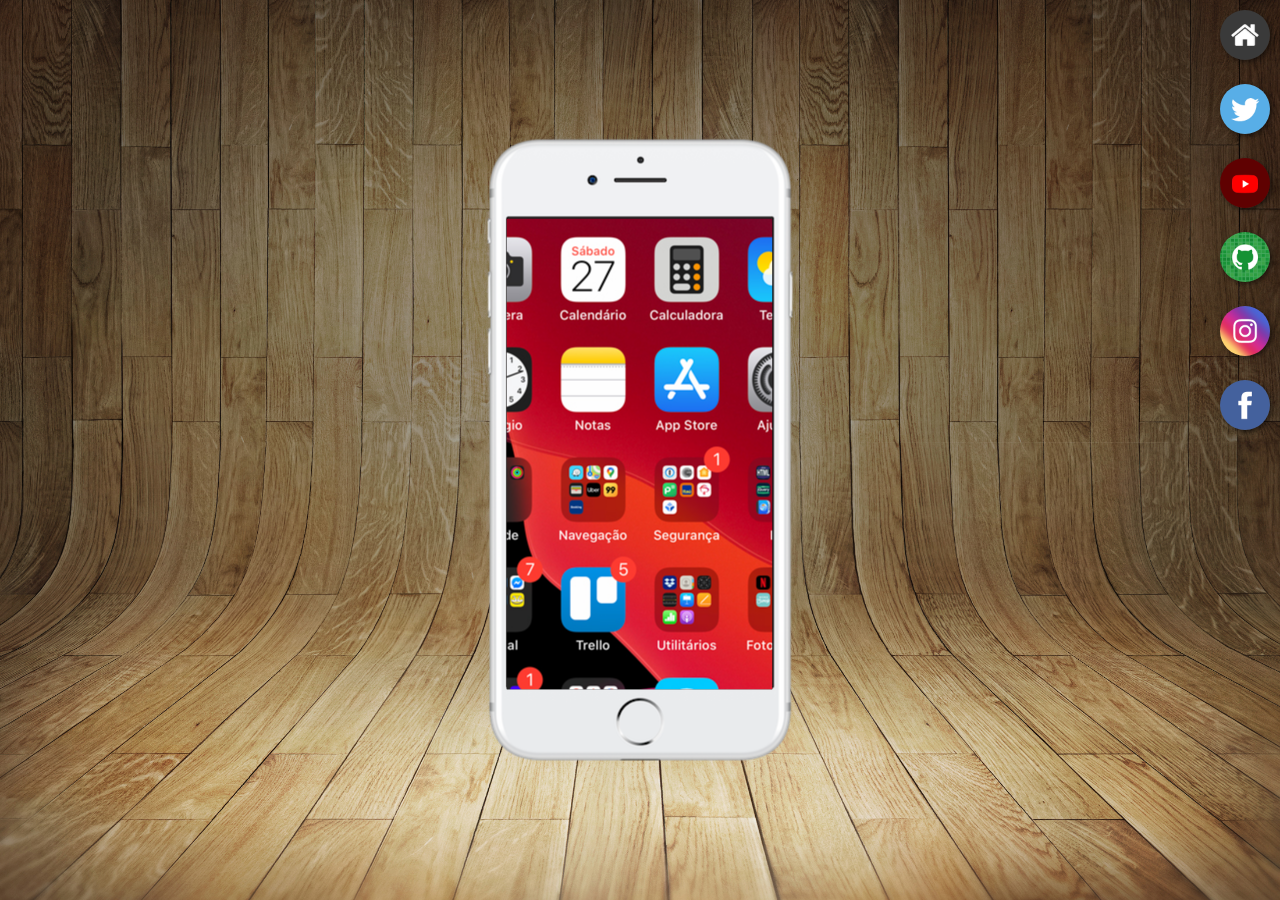
<file: index.html>
<!DOCTYPE html>
<html lang="pt-br">
<head>
    <meta charset="UTF-8">
    <meta name="viewport" content="width=device-width, initial-scale=1.0">
    <title>Projeto social</title>
    <link rel="shortcut icon" href="favicon.ico" type="image/x-icon">
    <link rel="stylesheet" href="style.css">
</head>
<body>
    <main>
        <section id="telefone">
            <iframe src="Home.html" frameborder="0" name="tela" id="tela">Seu navegador não é compatível</iframe>
        </section>
        <section id="redes-sociais">
            <a href="Home.html" target="tela"><img src="imagens/logo-home.jpg" alt="home"></a><Br>

            <a href="twitter.html" target="tela"> <img src="imagens/logo-twitter.jpg" alt="twitter"></a> <Br>

            <a href="youtube.html" target="tela"><img src="imagens/logo-youtube.jpg" alt="yt"></a> <Br>

            <a href="github.html" target="tela"><img src="imagens/logo-github.jpg" alt="git"></a> <Br>

            <a href="instagram.html" target="tela"><img src="imagens/logo-instagram.jpg" alt="insta"></a> <Br>

            <a href="facebook.html" target="tela"> <img src="imagens/logo-facebook.jpg" alt="facebook"></a>
        </section>
    </main>
</body>
</html>
</file>
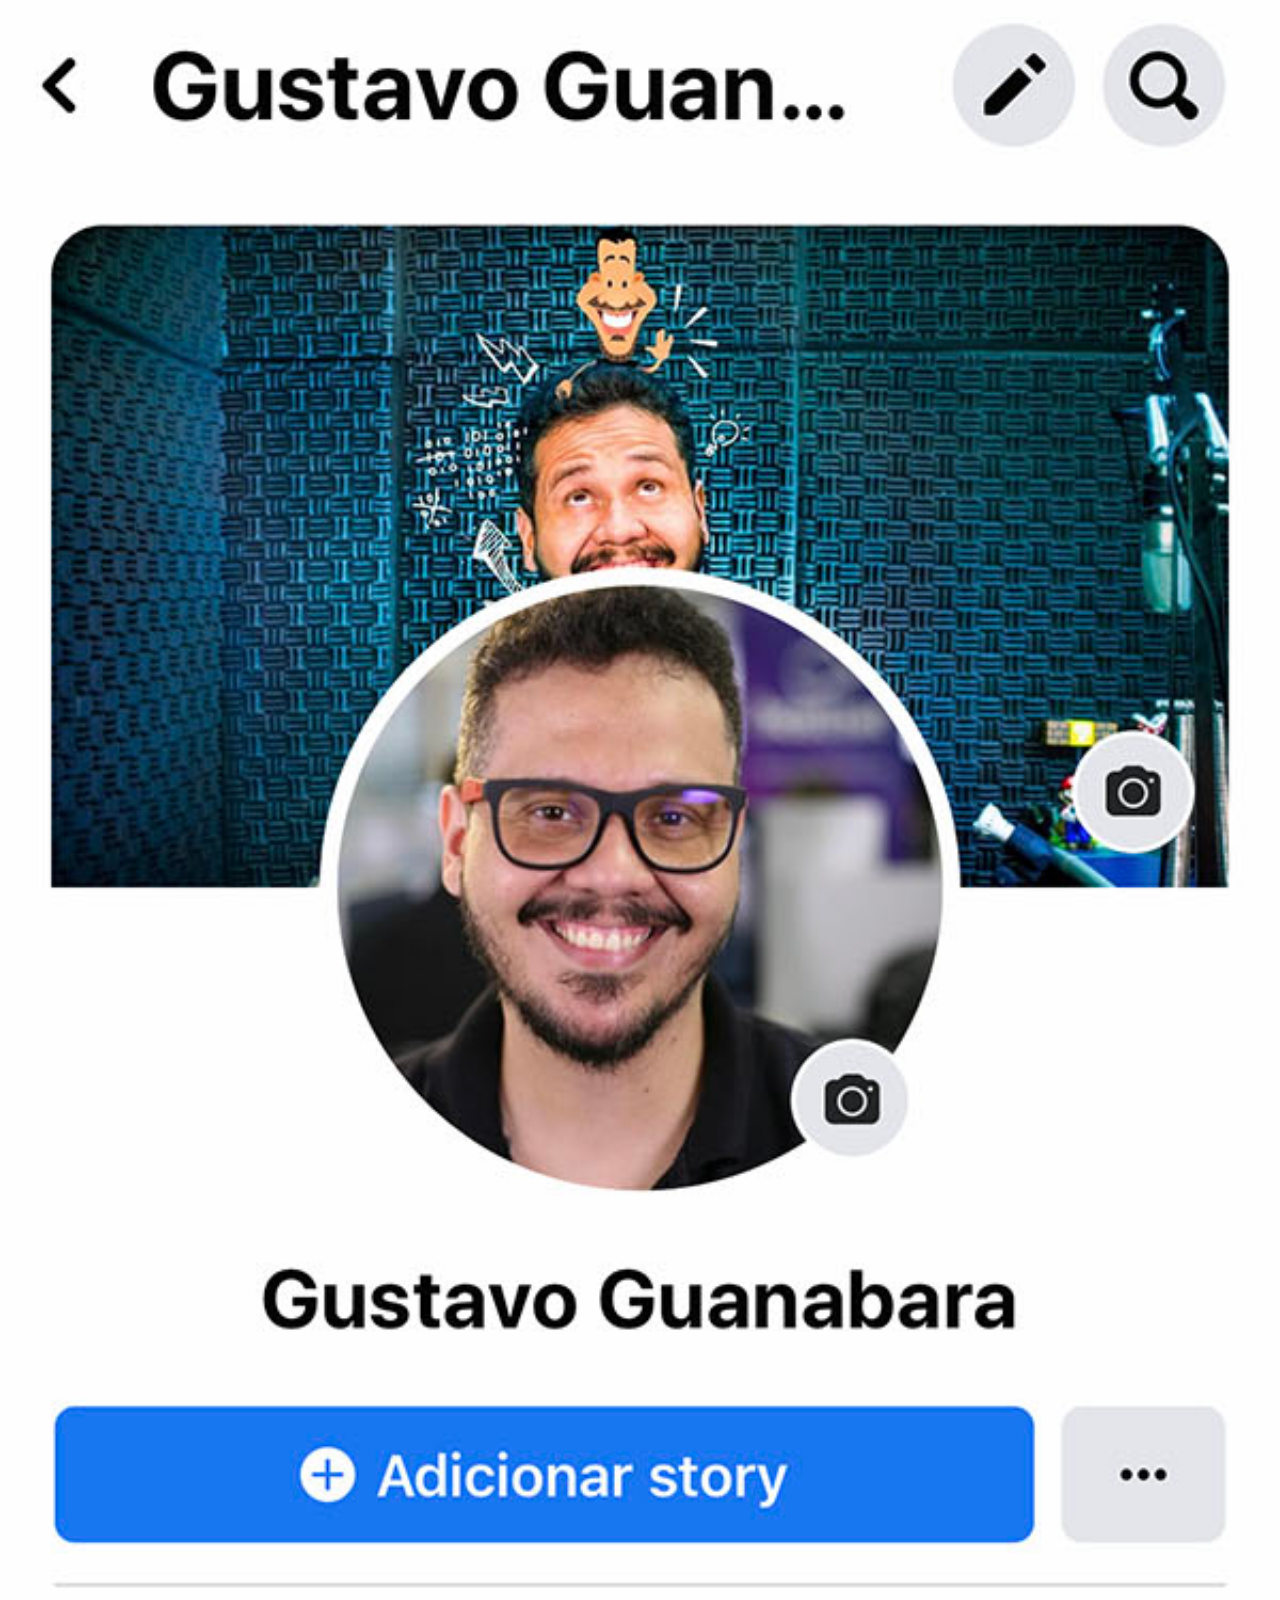
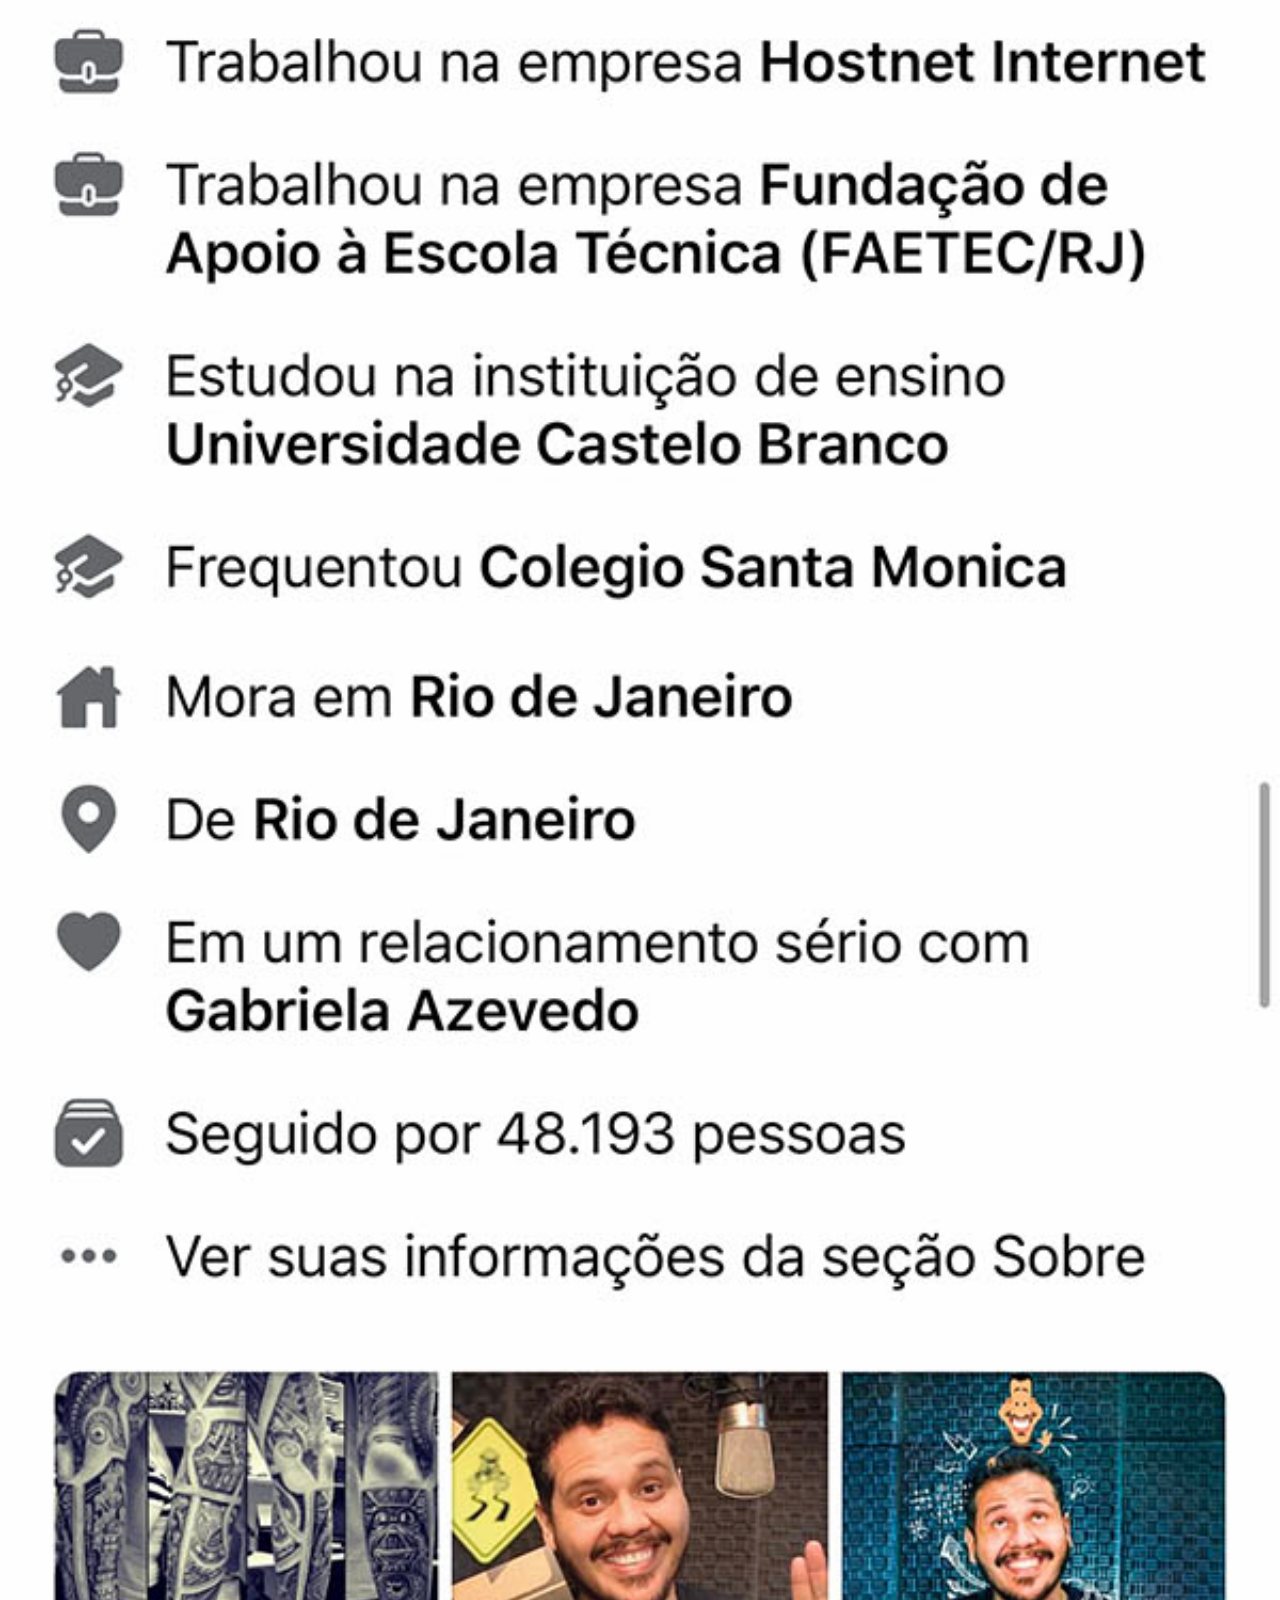
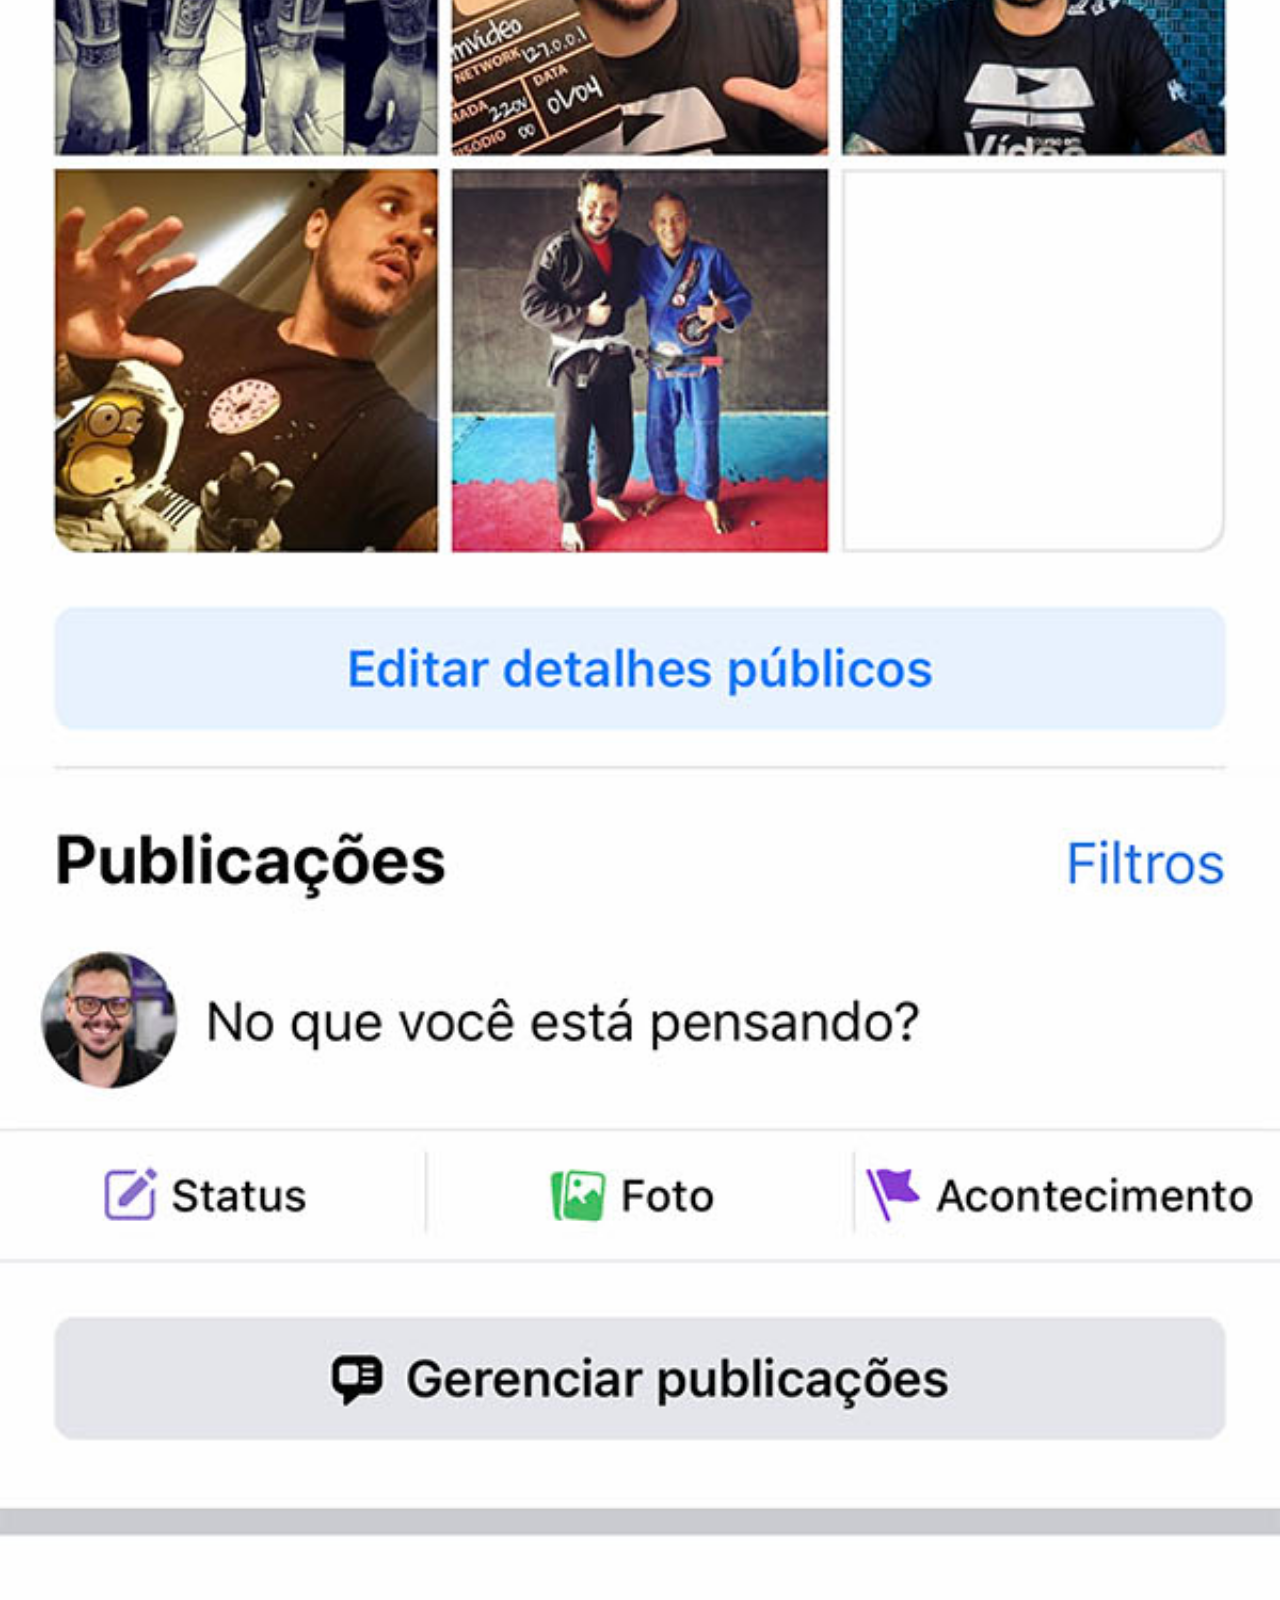
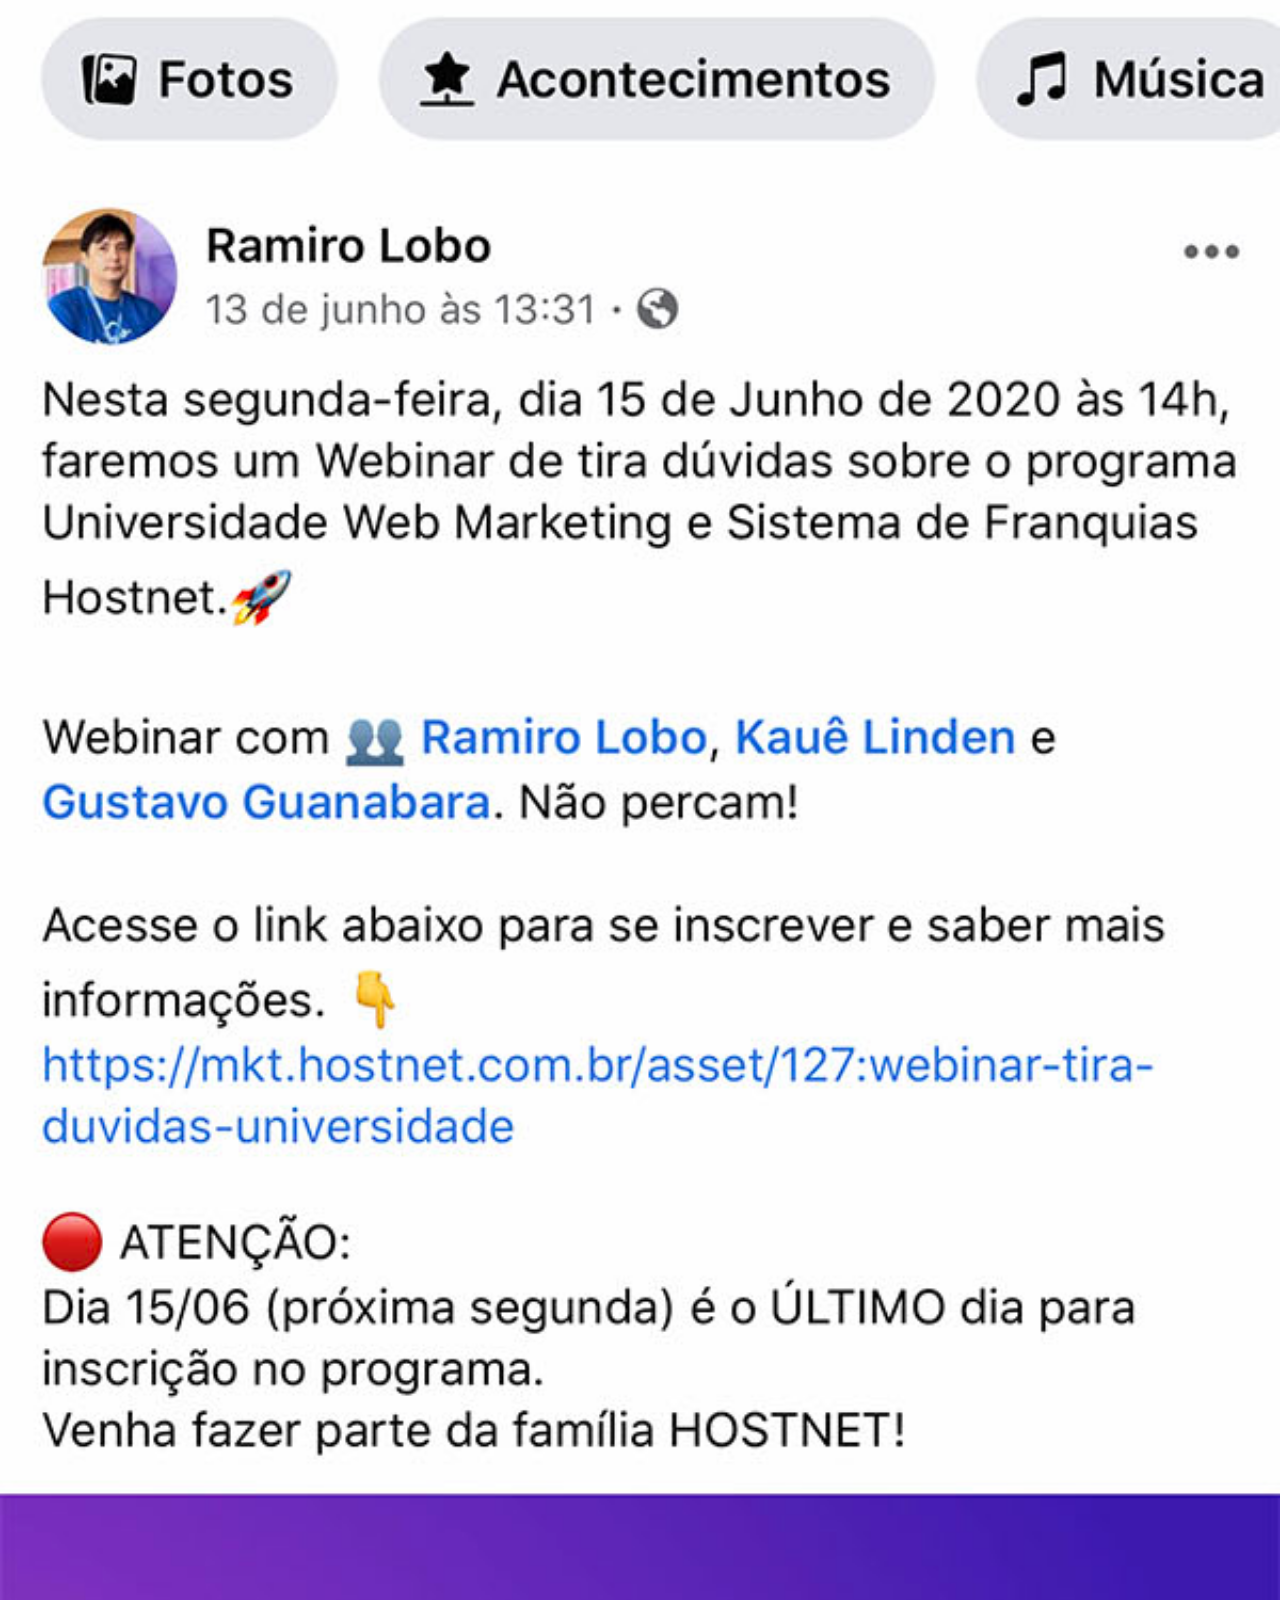
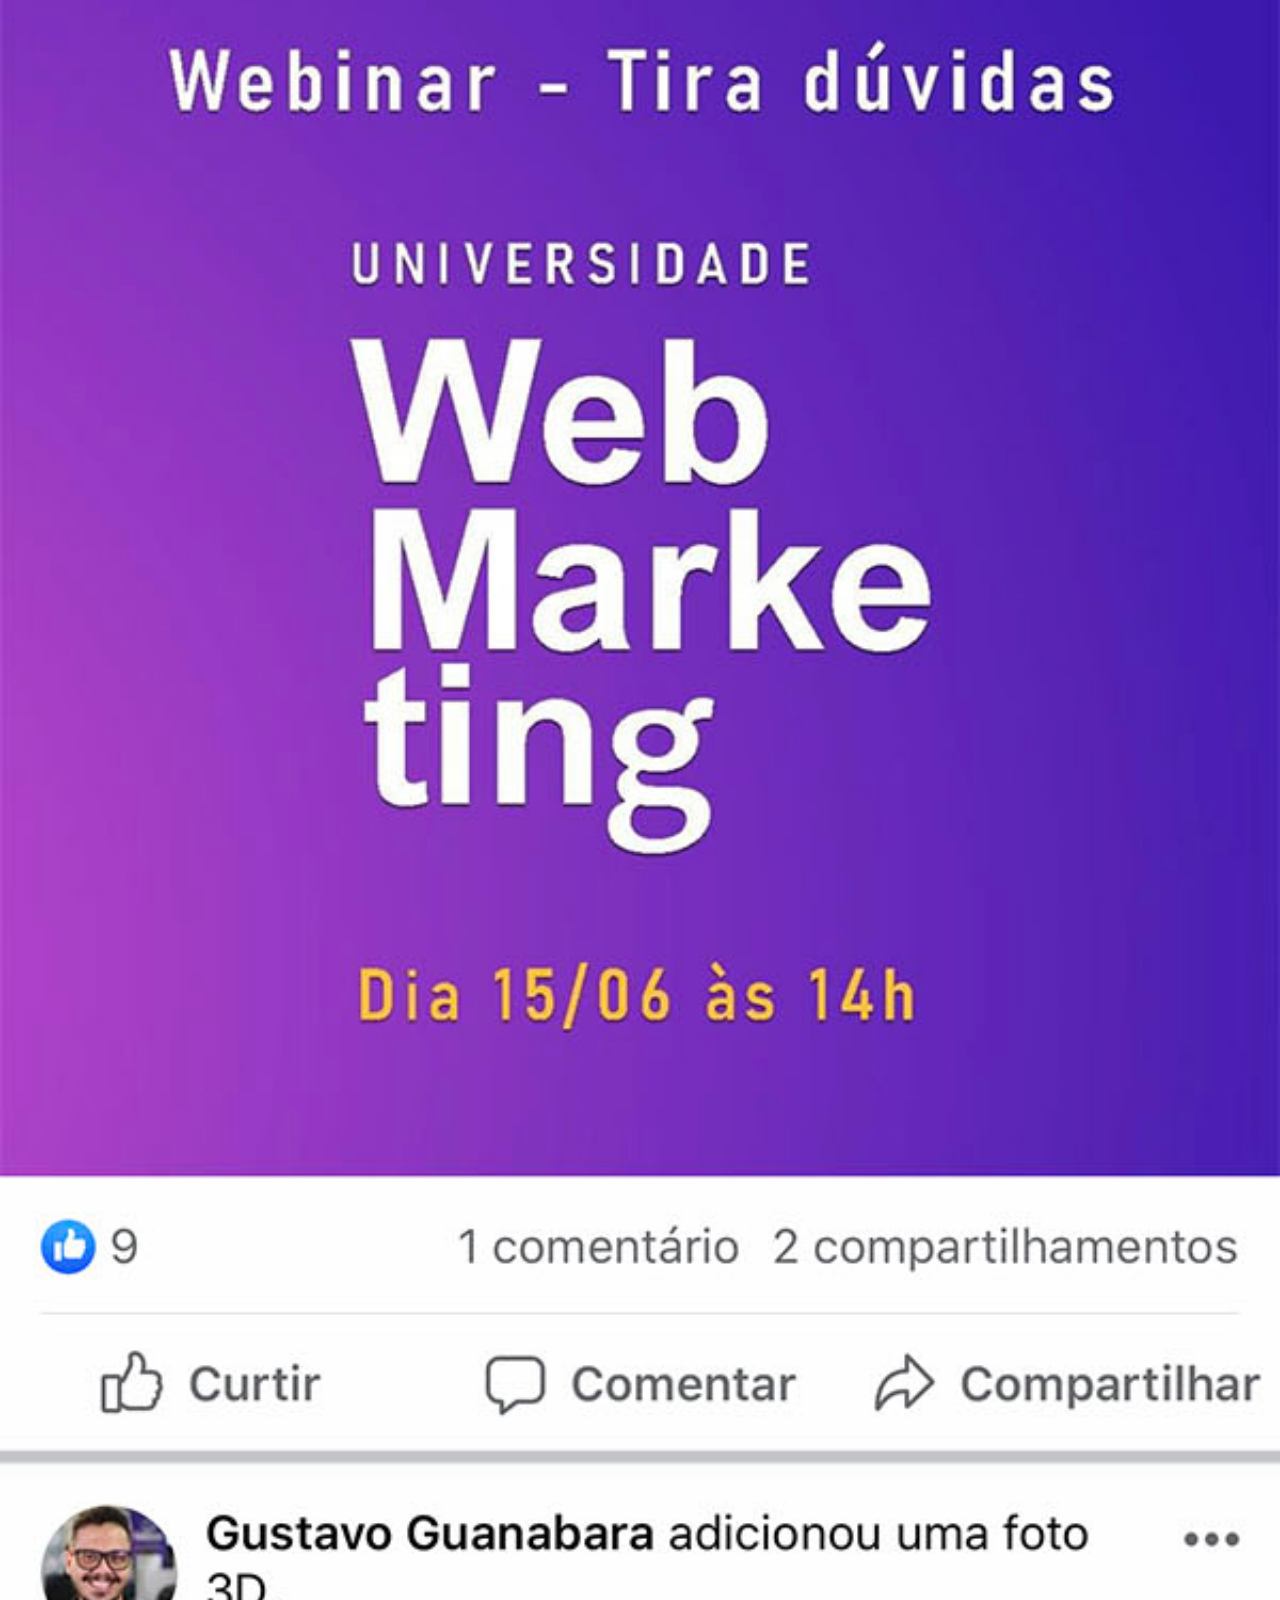
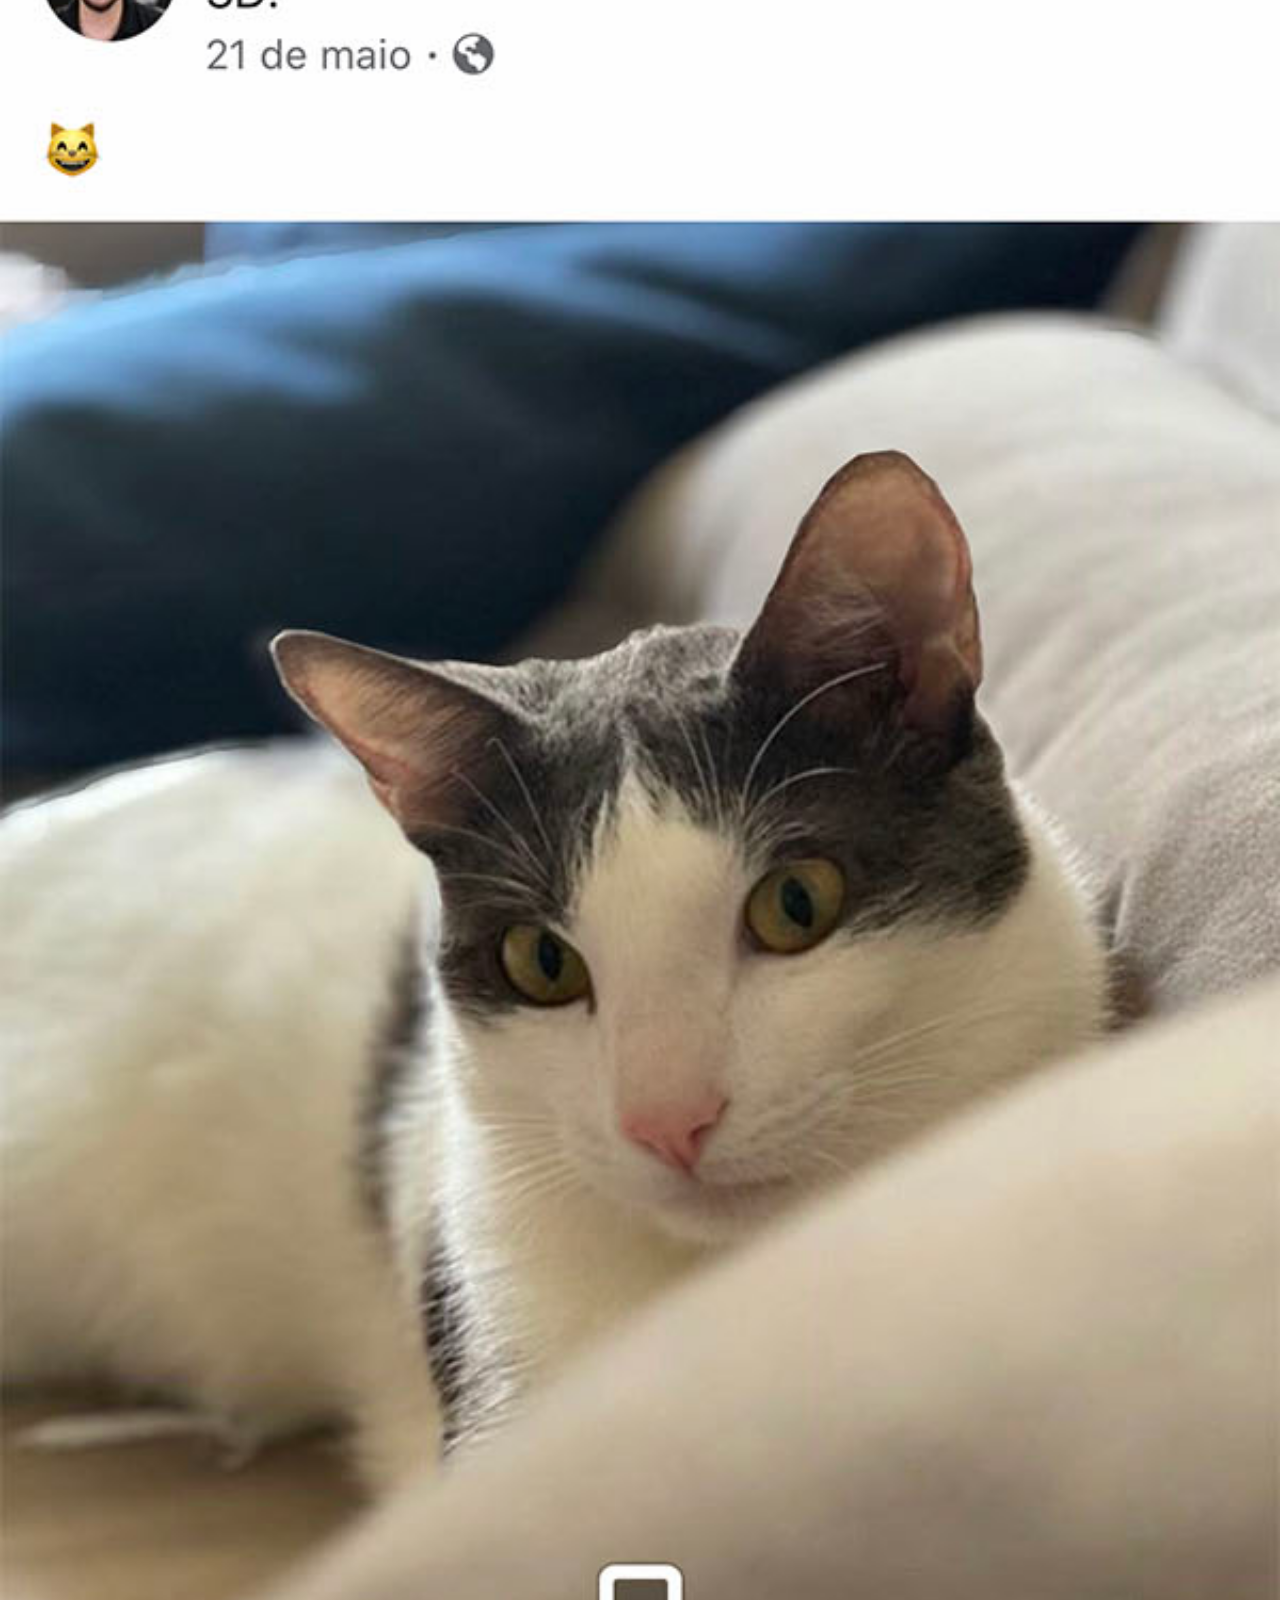
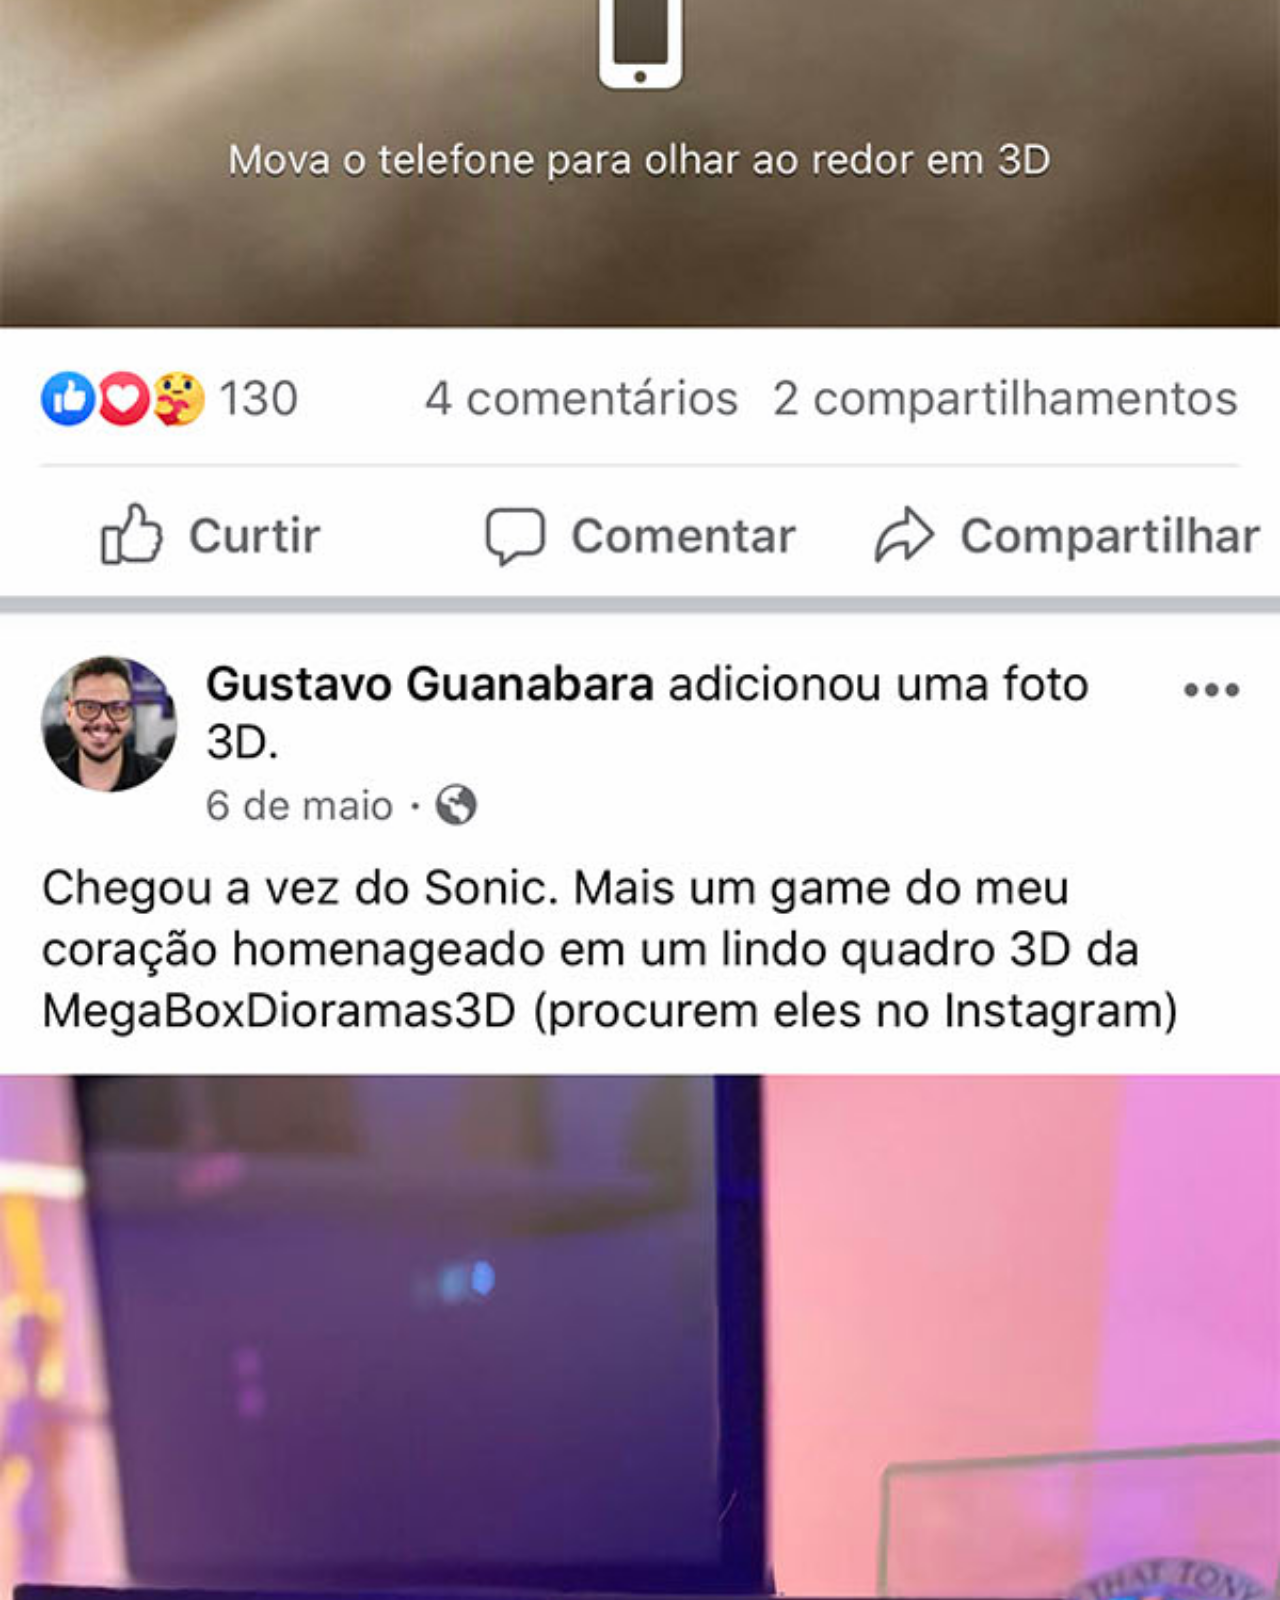
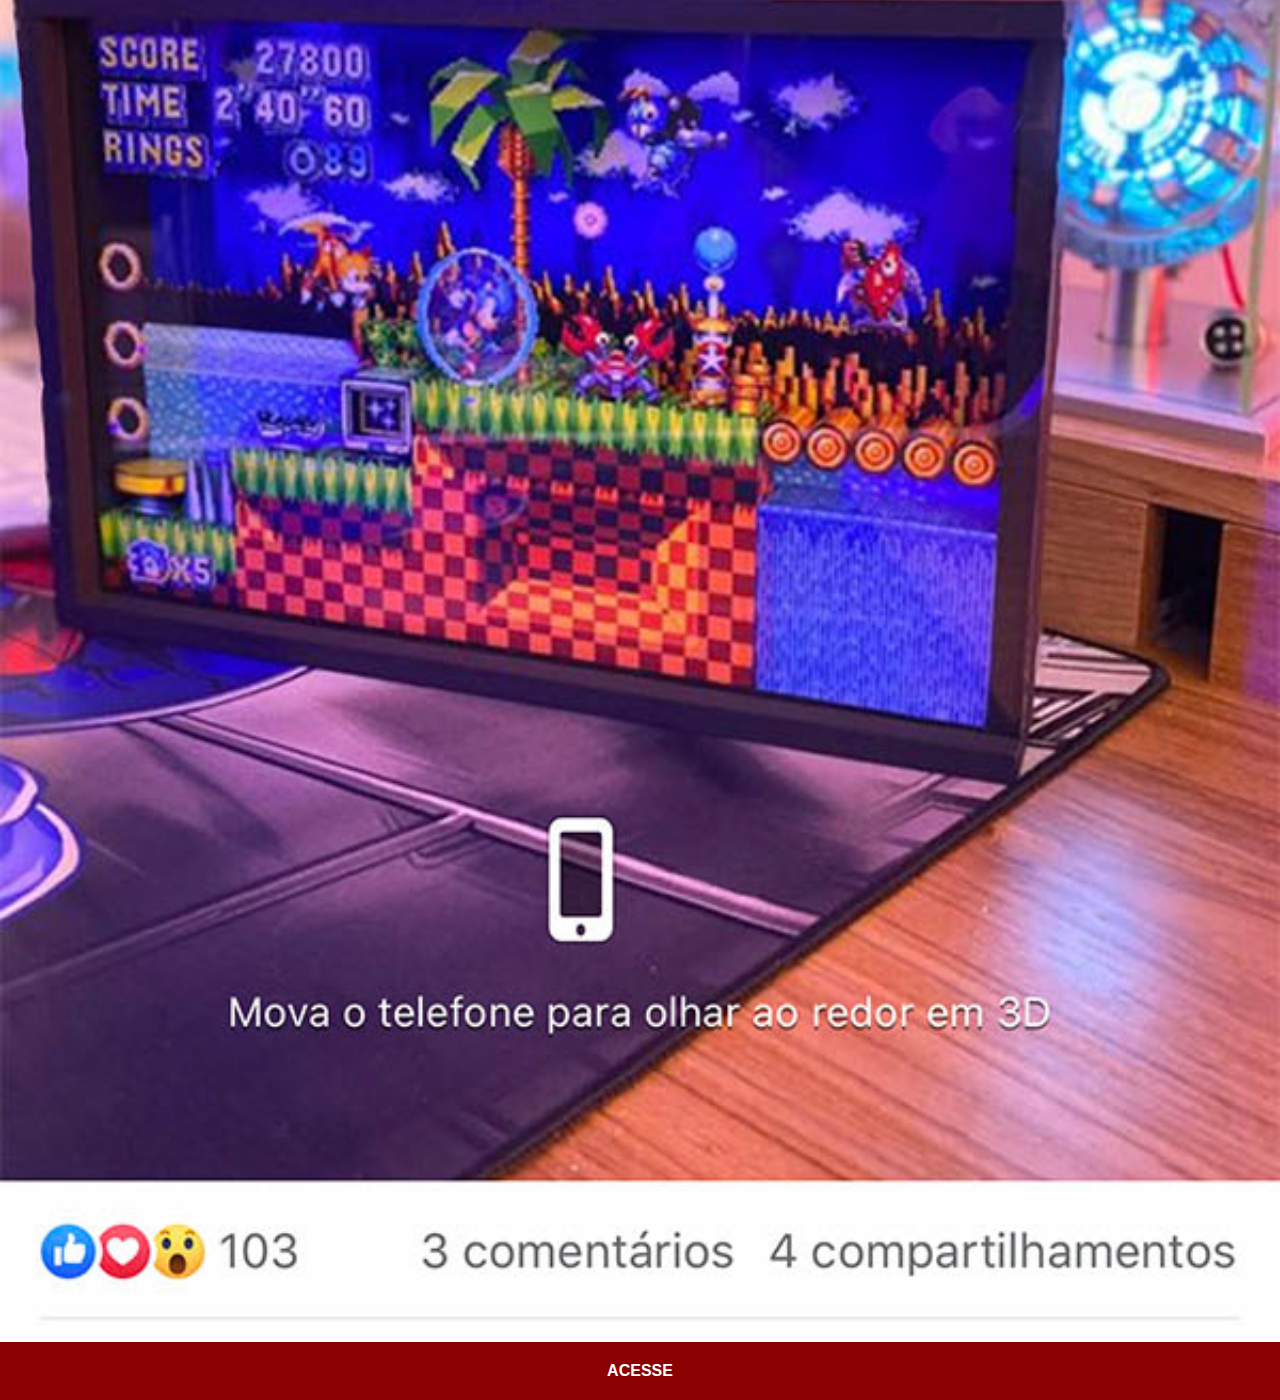
<file: facebook.html>
<!DOCTYPE html>
<html lang="pt-br">
<head>
    <meta charset="UTF-8">
    <meta name="viewport" content="width=device-width, initial-scale=1.0">
    <title>facebook</title>
    <style>
        *{
            padding: 0px;
            margin: 0px;
            font-family:Arial, Helvetica, sans-serif;
        }
        ::-webkit-scrollbar {
            height: 0px;
            width: 0px;
        }
        img{
            width: 100vw;
        
        }
        a{
            display: block;
            background-color: darkred;
            color: white;
            text-decoration: none;
            text-align: center;
            font-weight: bolder;
            padding: 20px;

        }
    </style>
</head>
<body>
    <img src="imagens/tela-facebook.jpg" alt="facebook">
    <a href="https://www.facebook.com/gustavoguanabara/?locale=pt_BR"> ACESSE</a> 

</body>
</html>
</file>
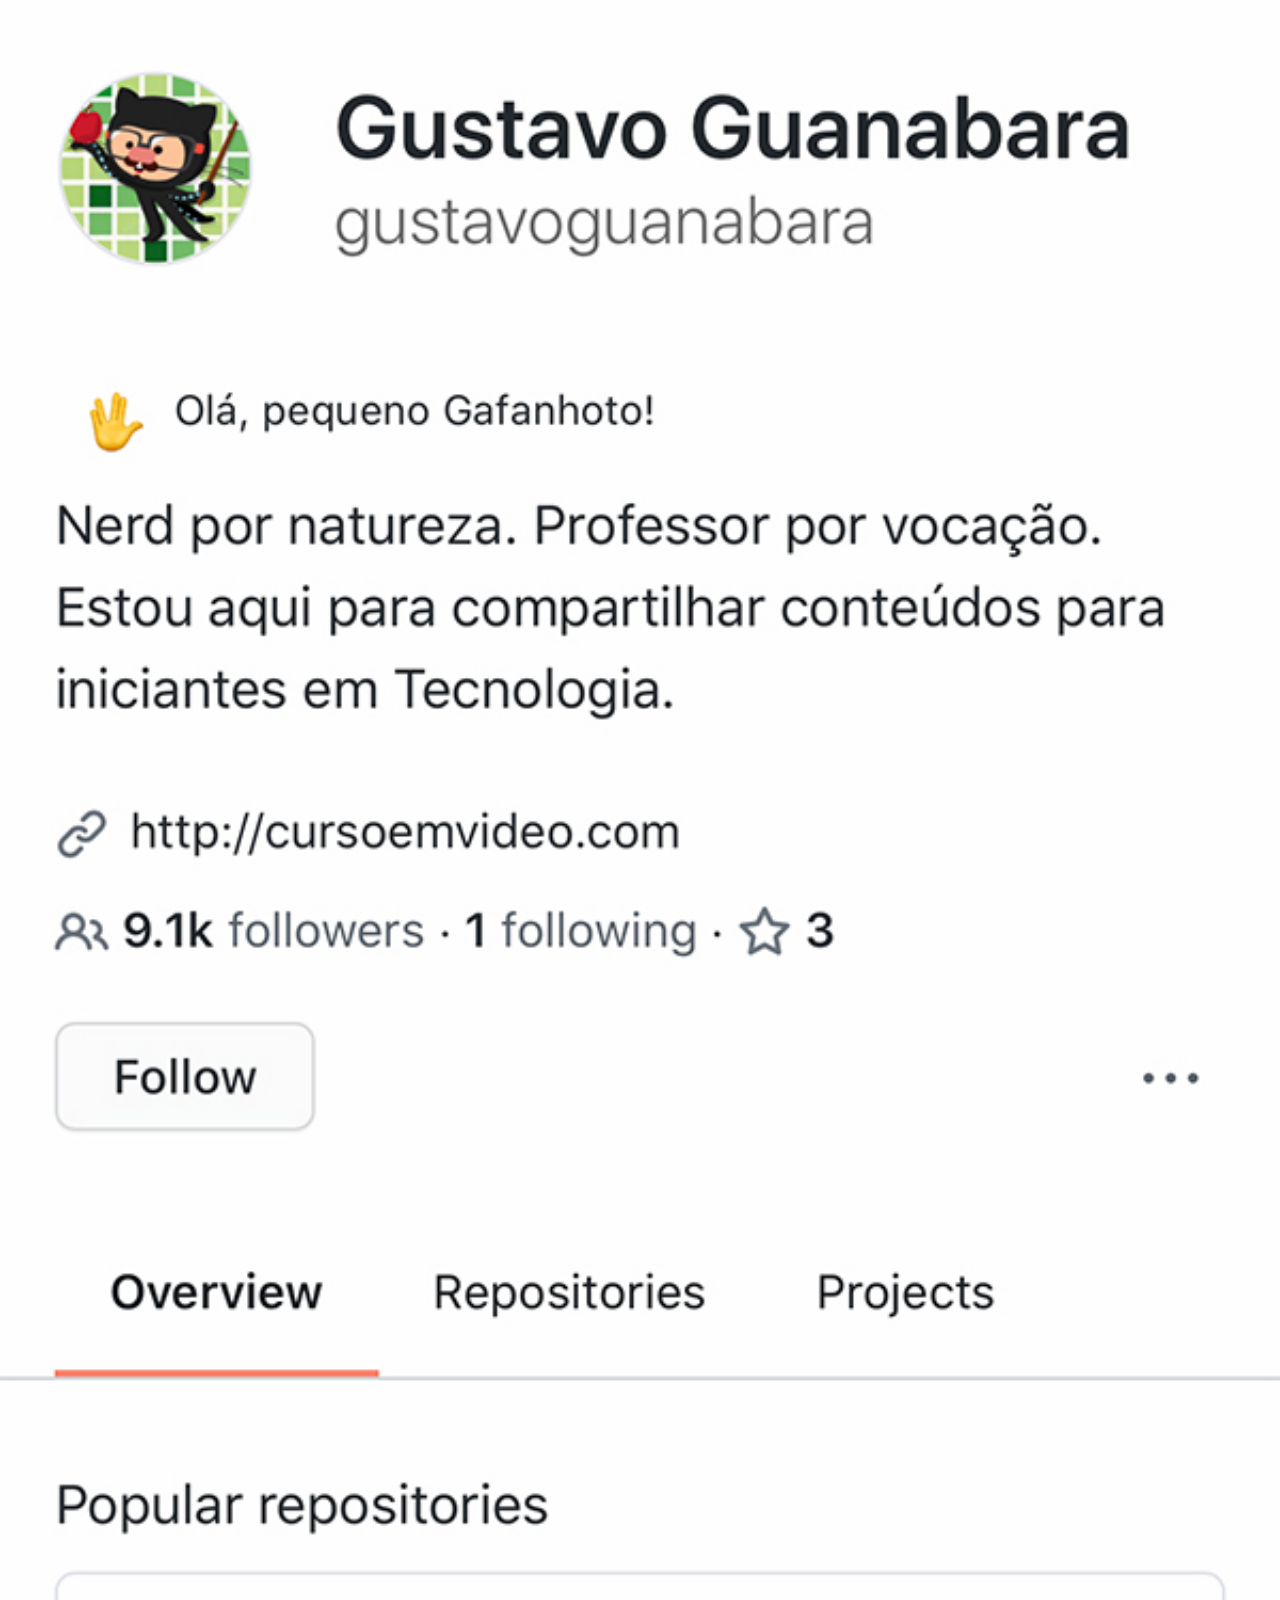
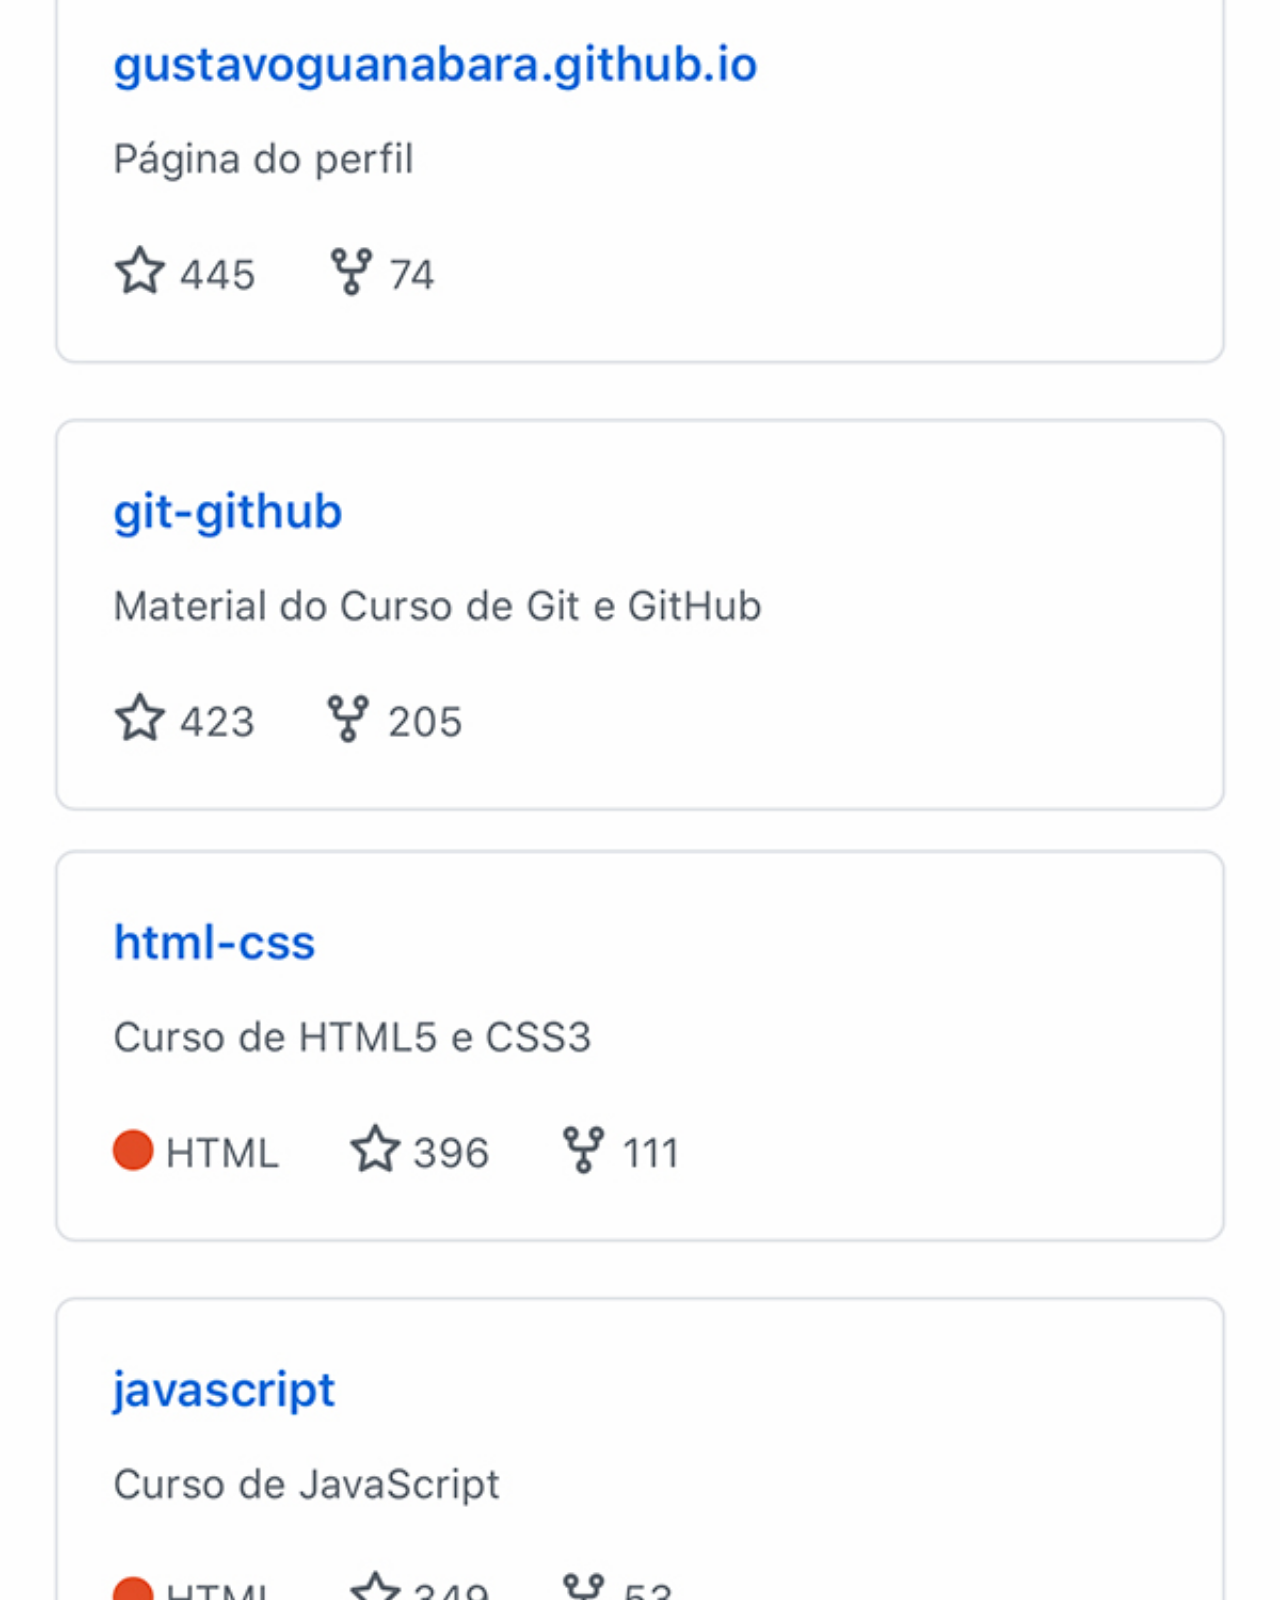
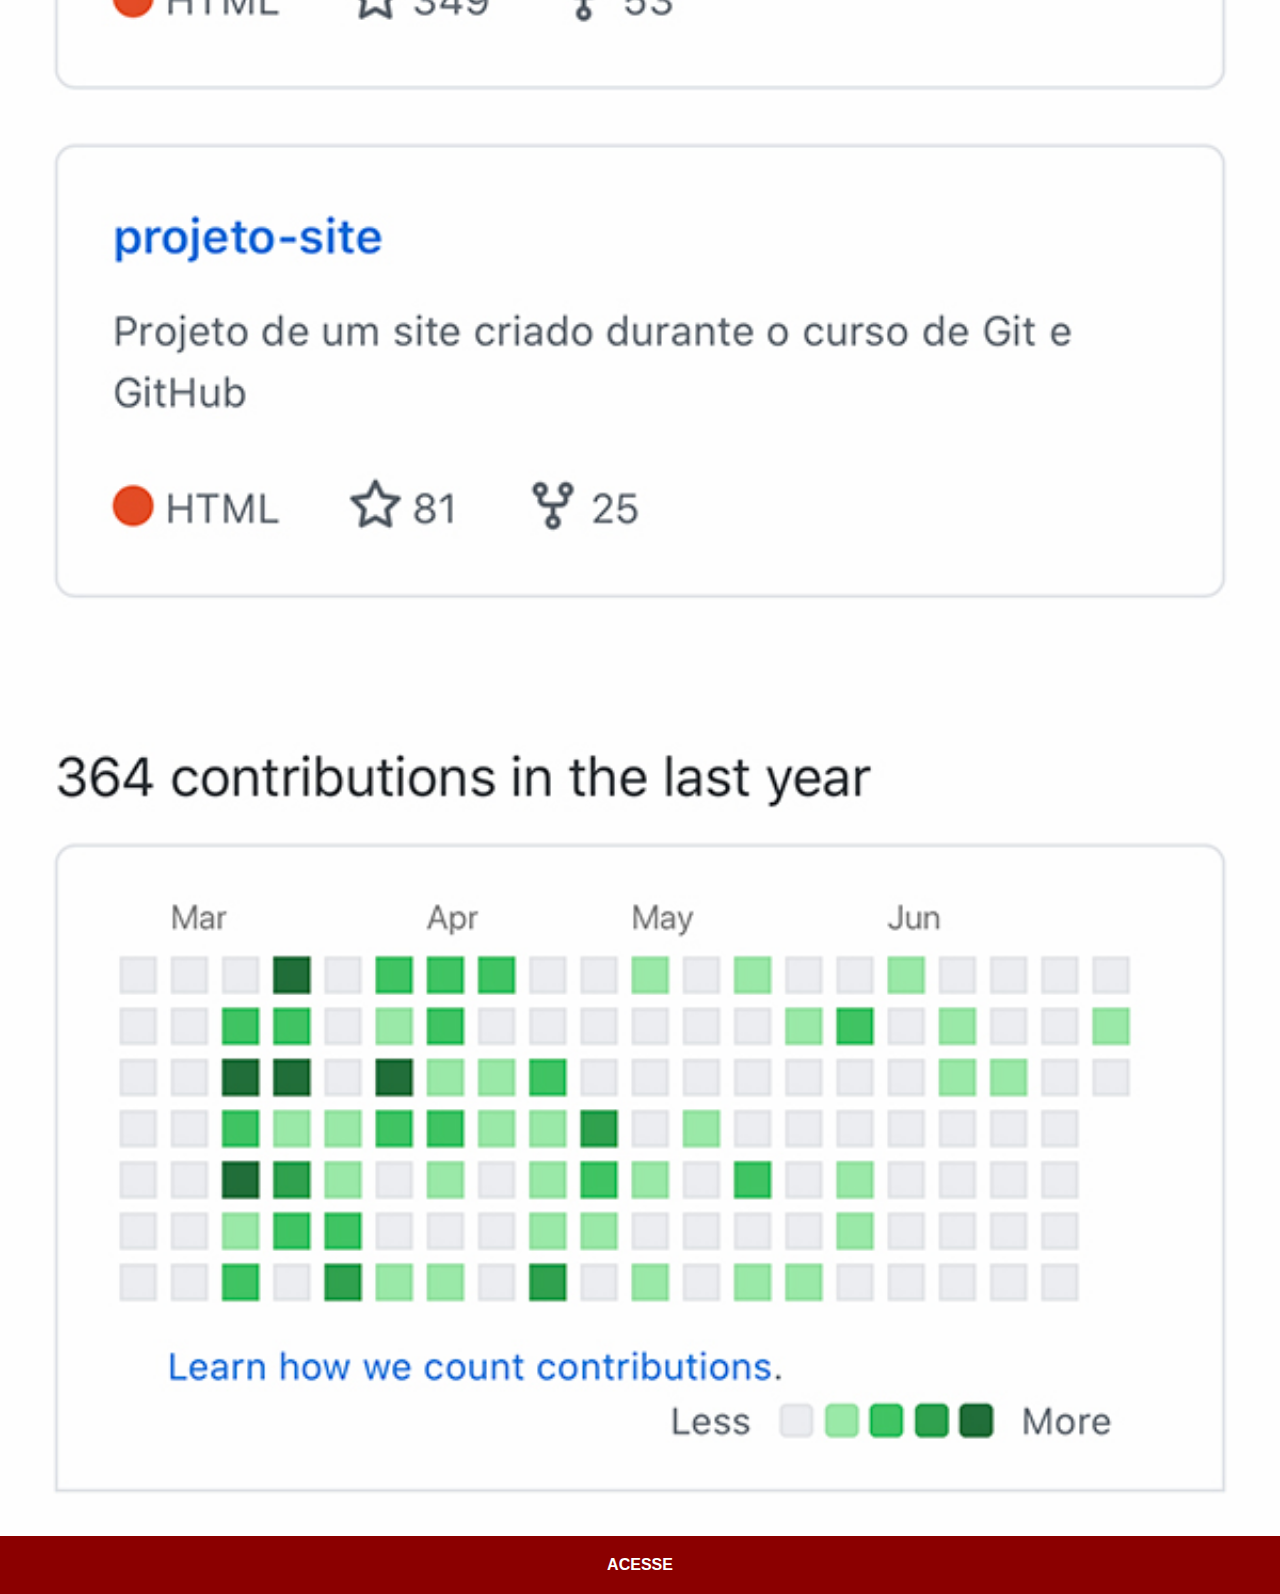
<file: github.html>
<!DOCTYPE html>
<html lang="pt-br">
<head>
    <meta charset="UTF-8">
    <meta name="viewport" content="width=device-width, initial-scale=1.0">
    <title>github</title>
    <style>
        *{
            margin: 0px;
            padding: 0px;
            font-family: Arial, Helvetica, sans-serif;
        }
        ::-webkit-scrollbar {
            width: 0px;
            height: 0px;
           
        }
        img{
            width: 100vw;
        }
        a{
            display: block;
            background-color: darkred;
            color: white;
            text-align: center;
            font-weight: bolder;
            text-decoration: none;
            padding: 20px;
        }
    </style>
</head>
<body>
    <img src="imagens/tela-github.jpg" alt="github">
    <a href="https://github.com/gustavoguanabara">ACESSE</a>
</body>
</html>
</file>
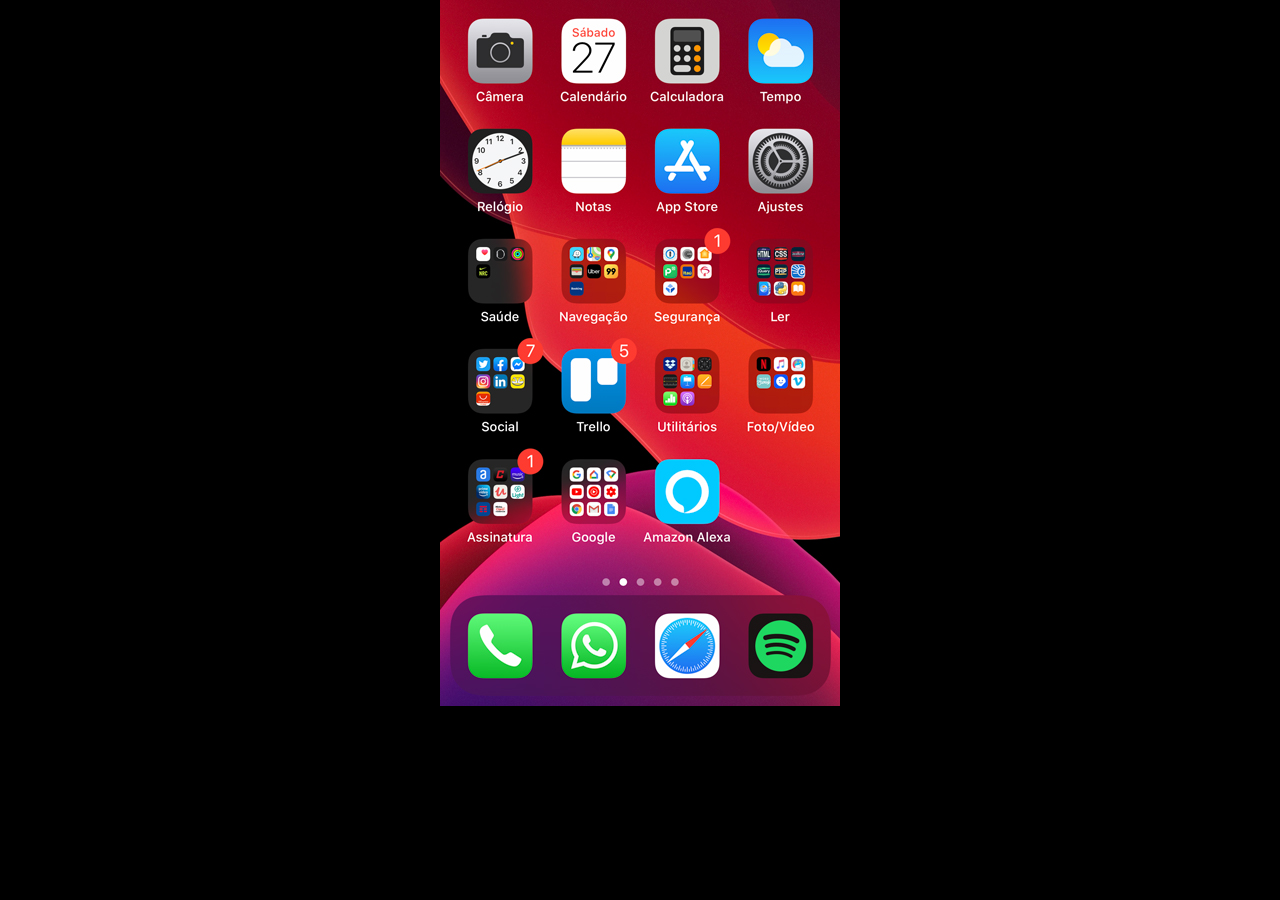
<file: Home.html>
<!DOCTYPE html>
<html lang="pt-br">
<head>
    <meta charset="UTF-8">
    <meta name="viewport" content="width=device-width, initial-scale=1.0">
    <title>Home</title>
    <style>
        *{
            margin: 0px;
            padding: 0px;
        }
        body{
            width: 100vw;
            height: 100vh;
            background: black url('imagens/tela-home.jpg') no-repeat top center ;
        }
    </style>
</head>
<body>
    
</body>
</html>
</file>
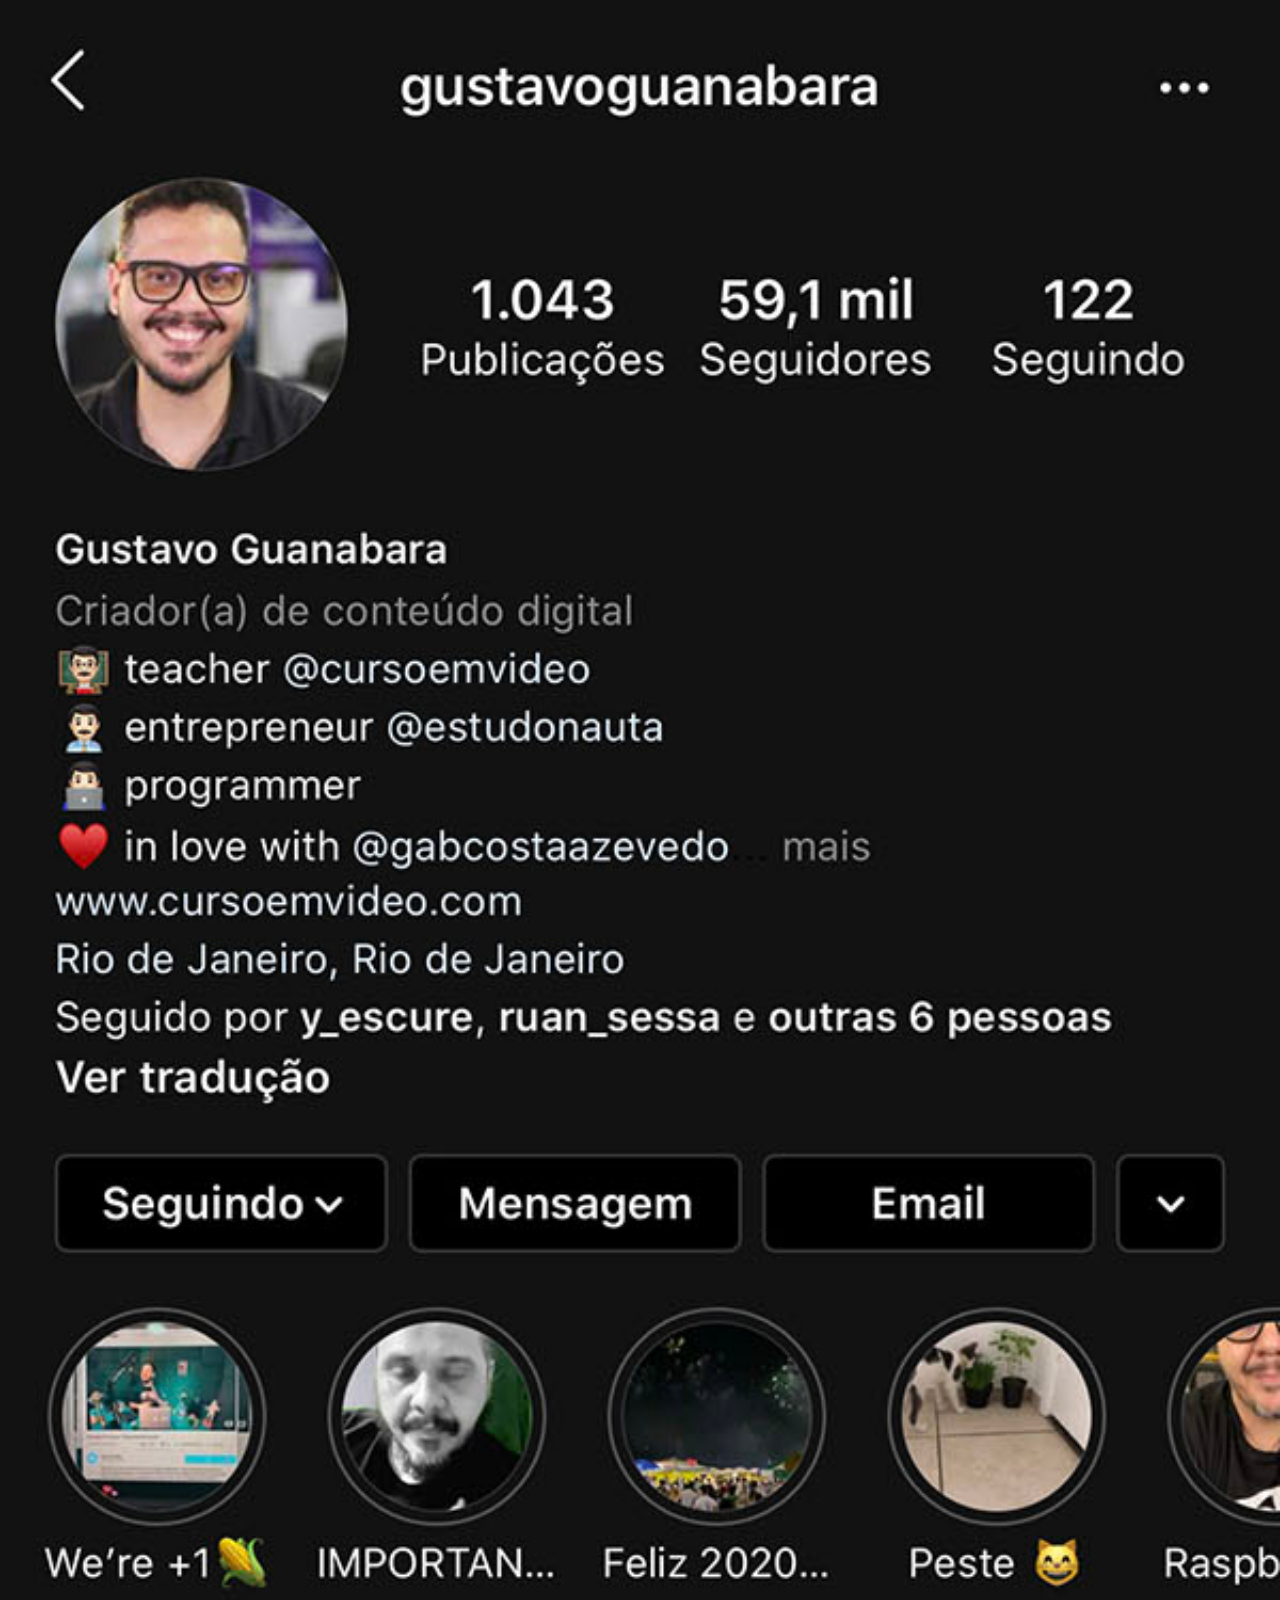
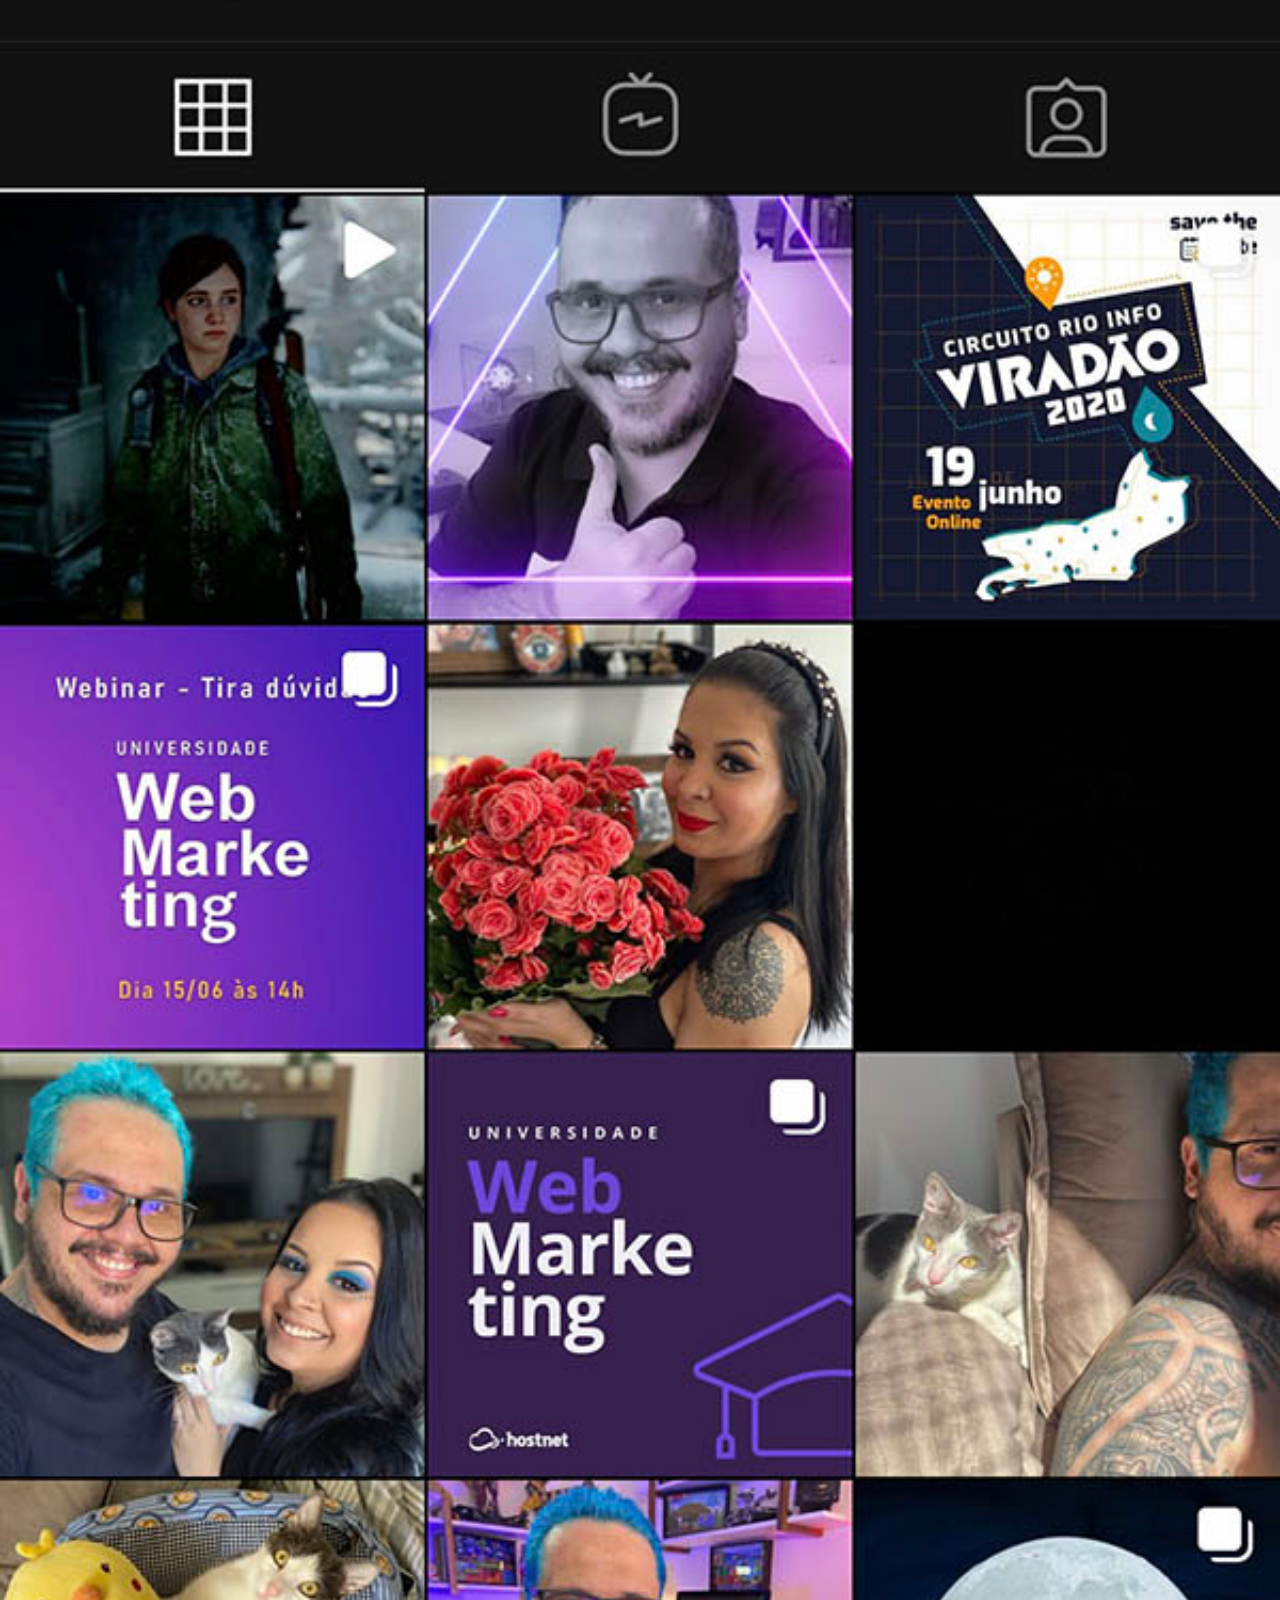
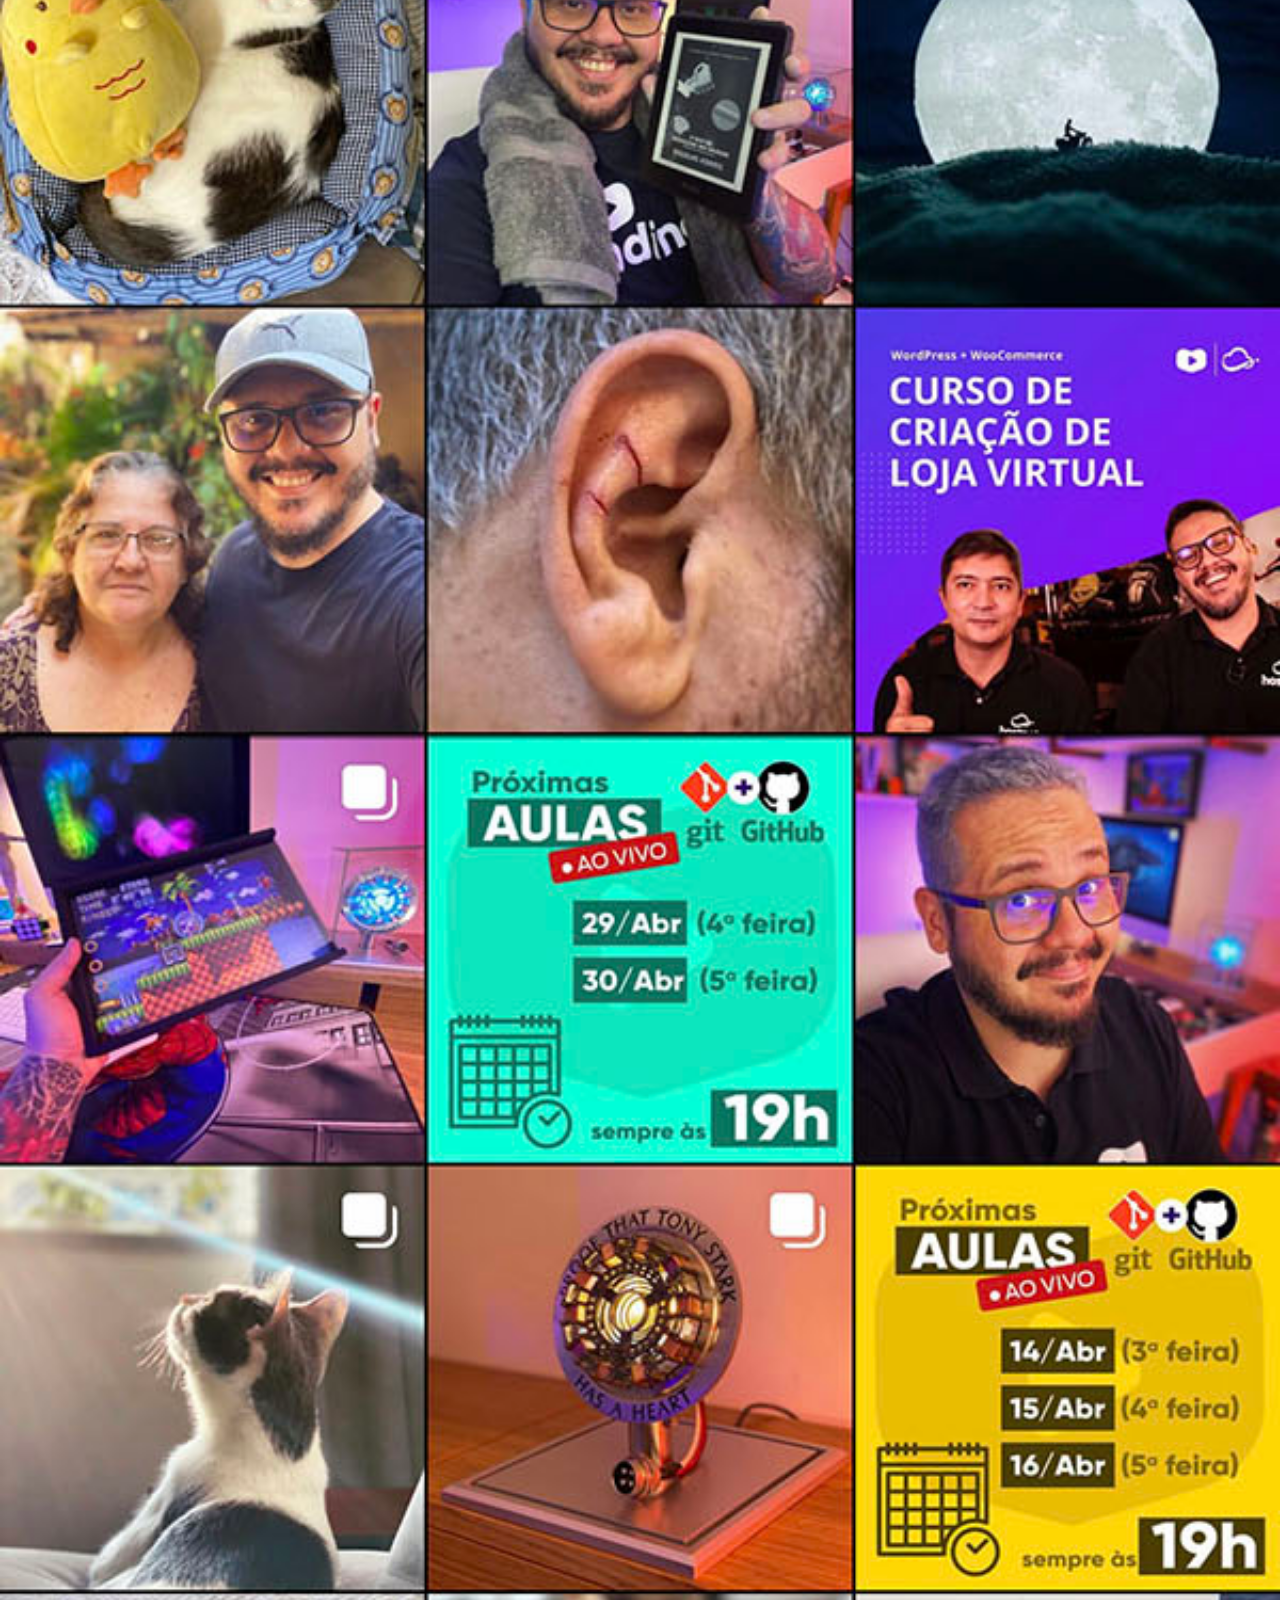
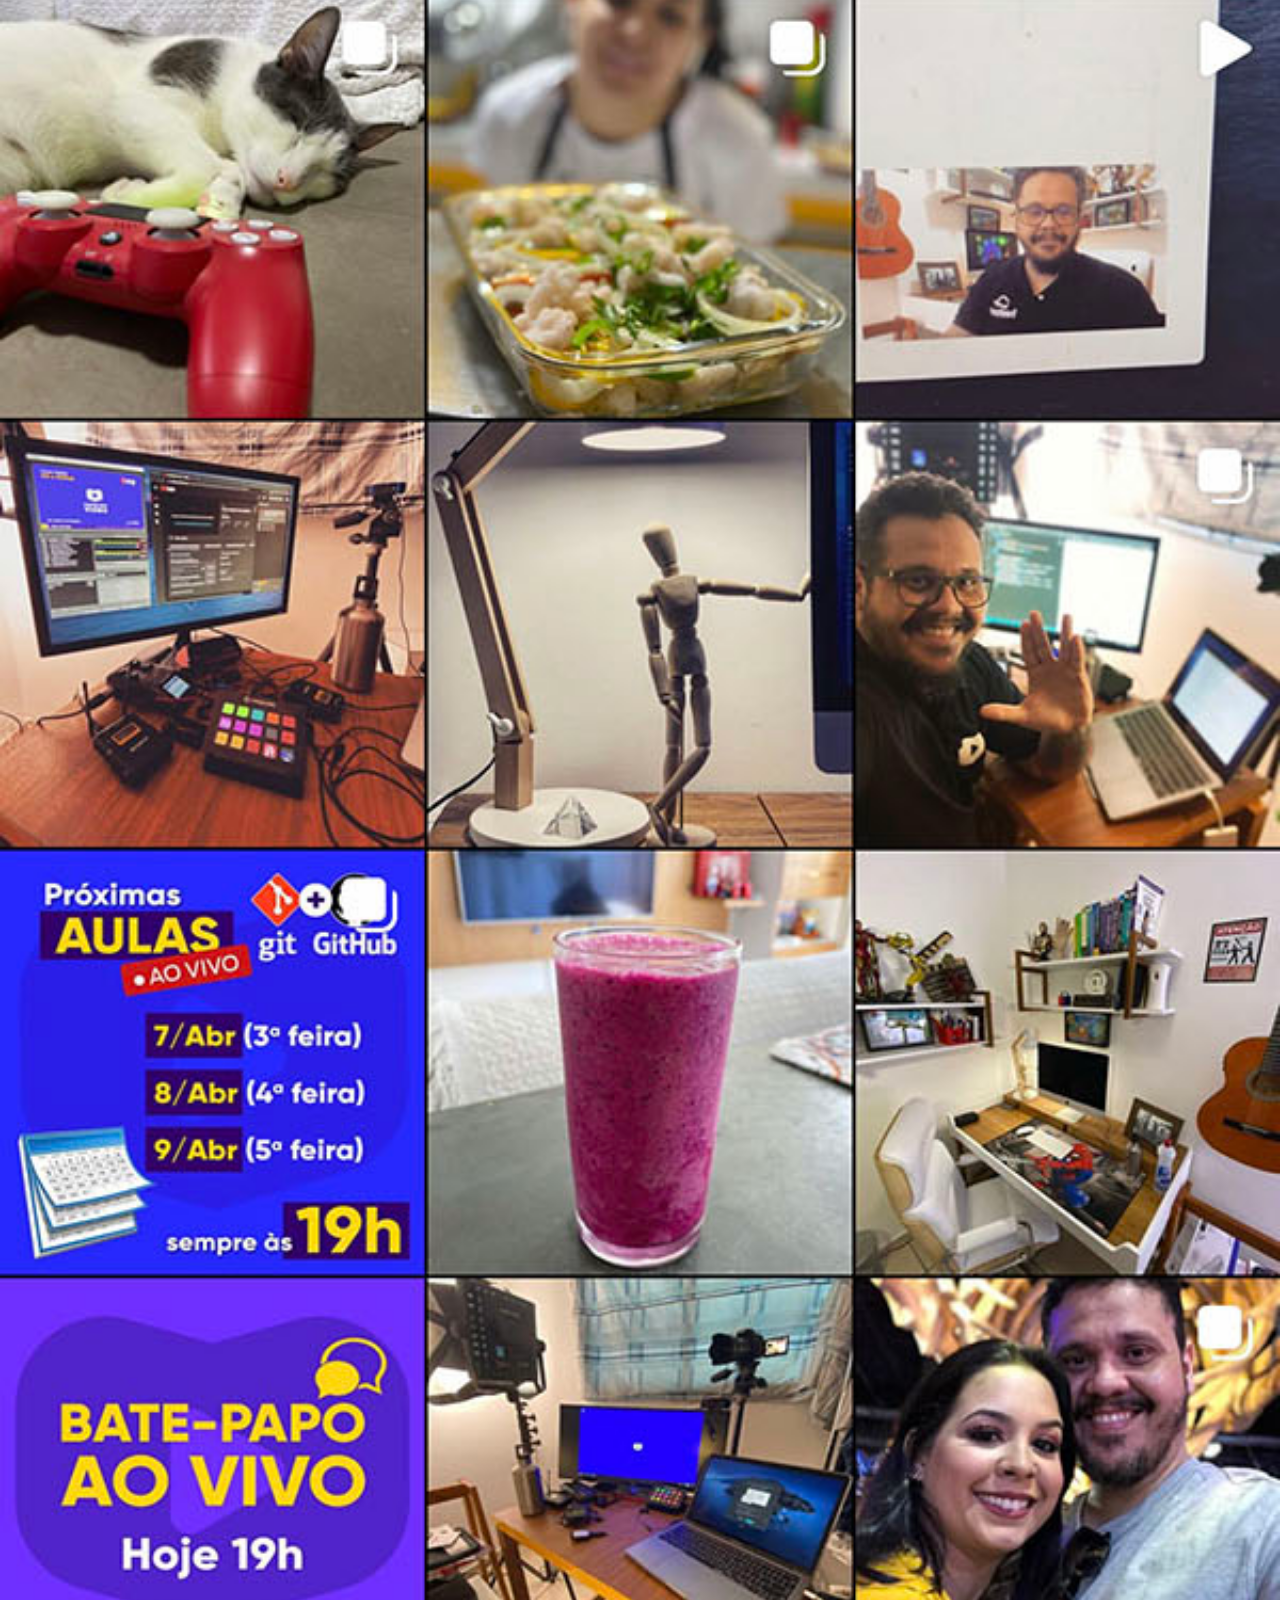
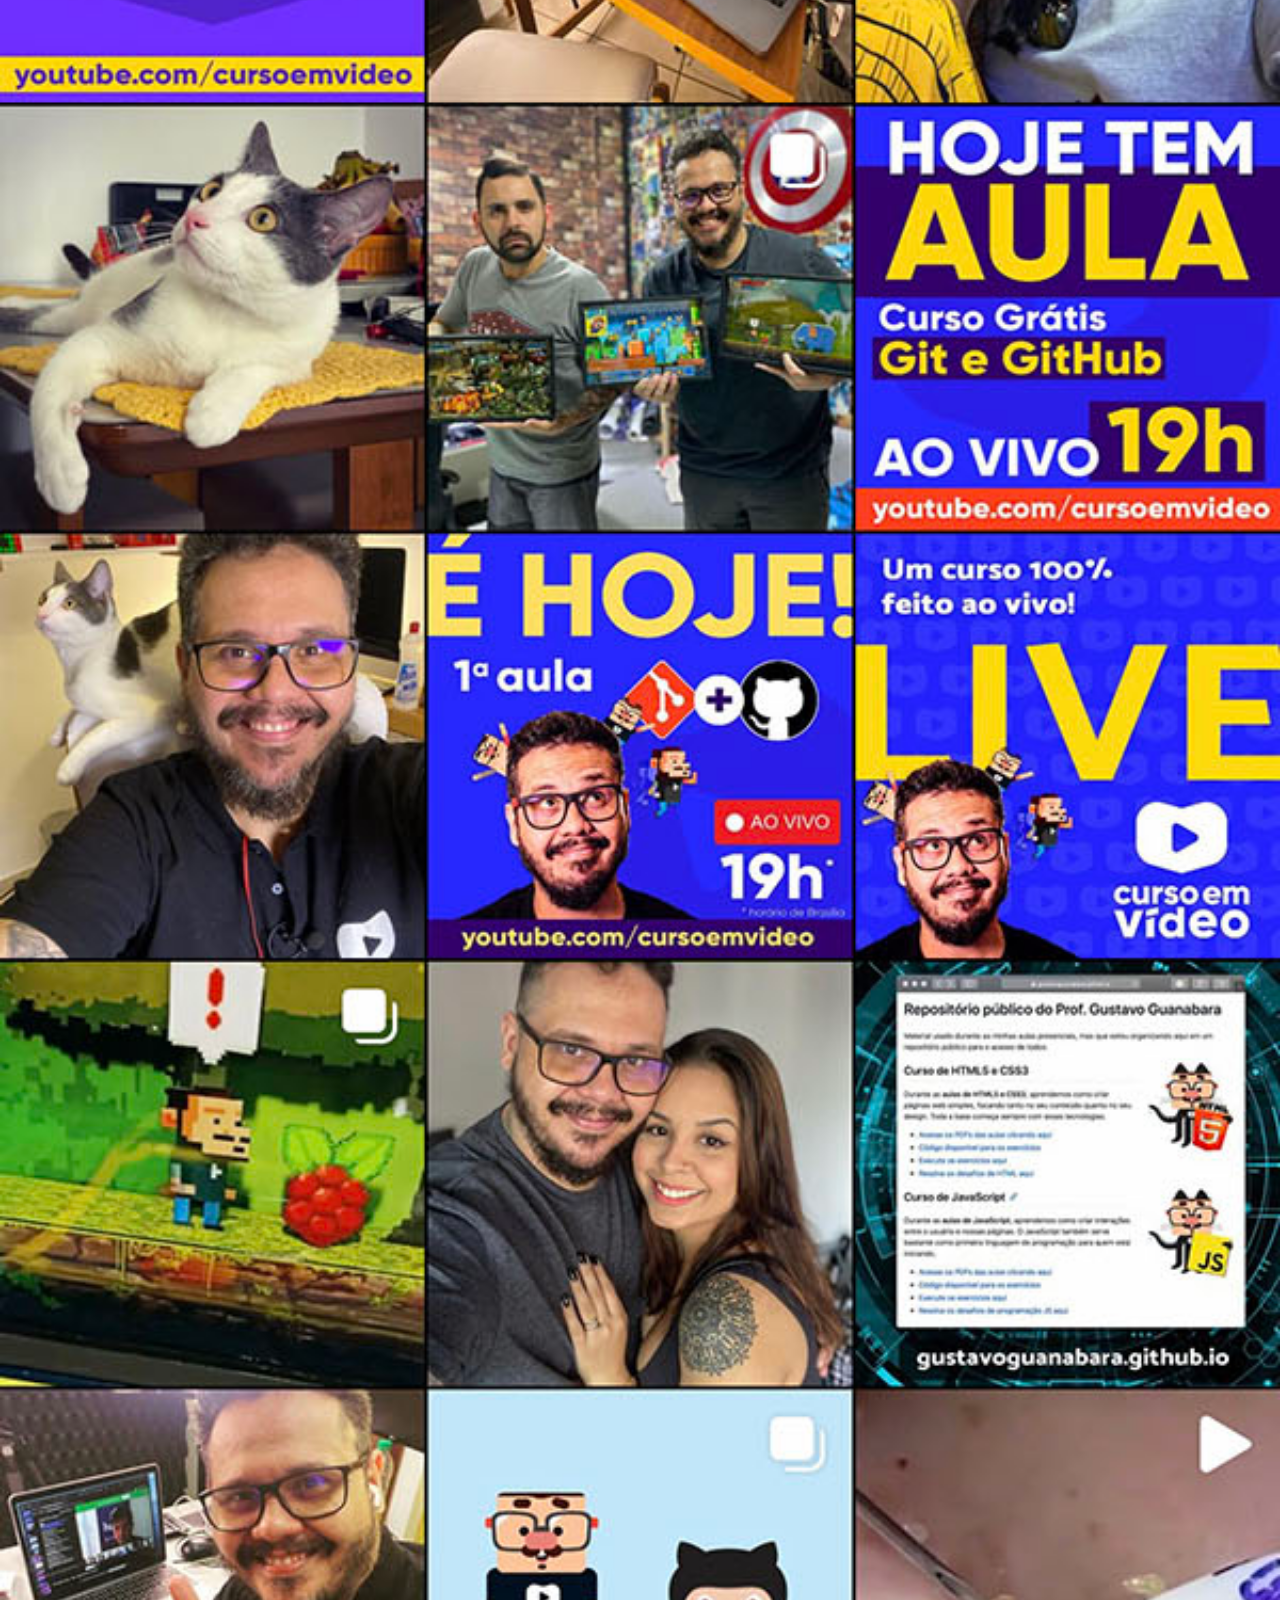
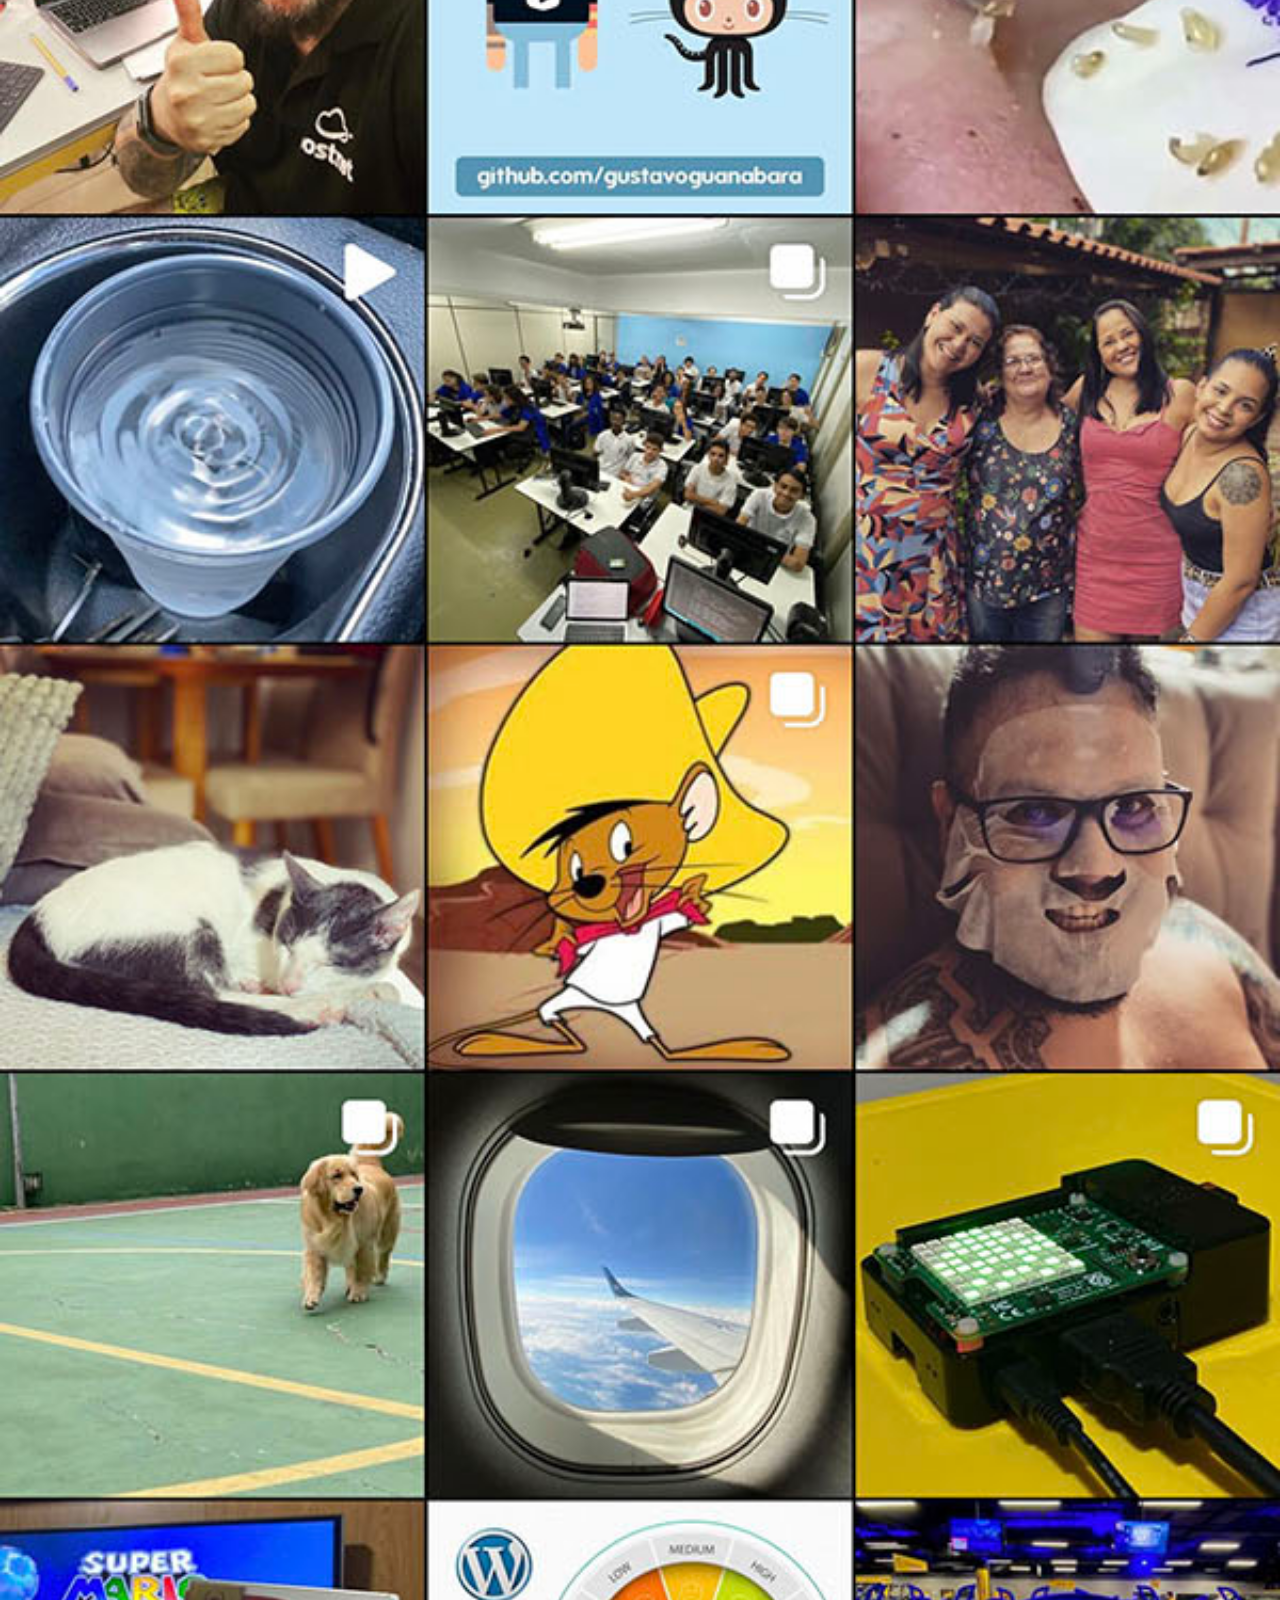
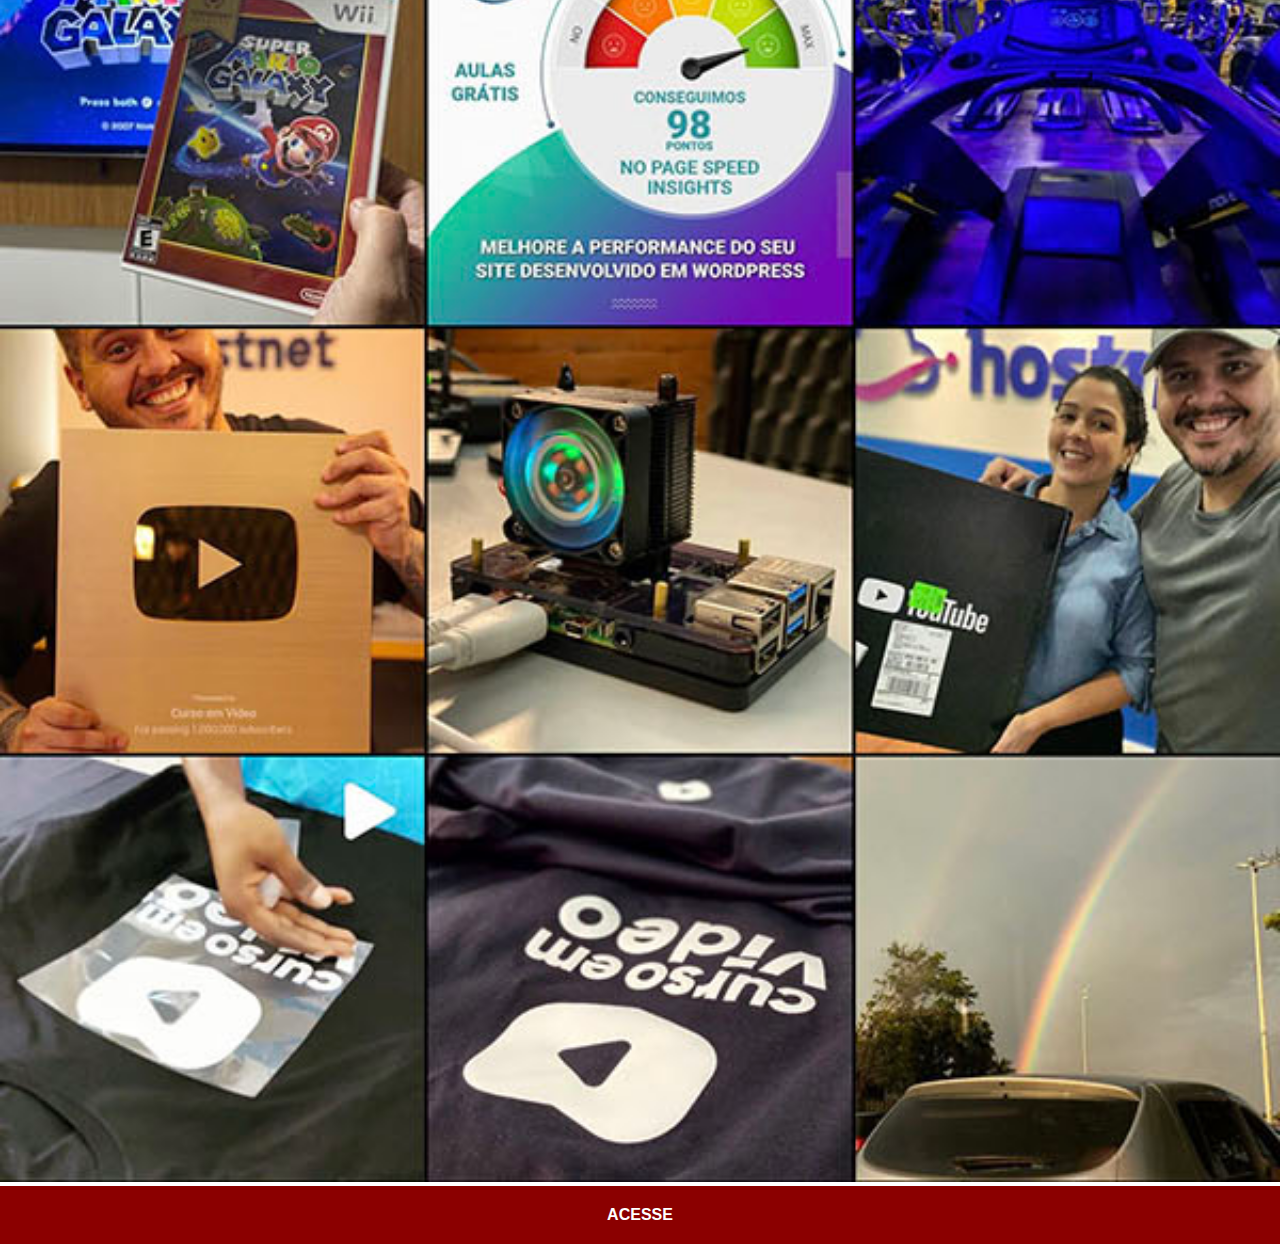
<file: instagram.html>
<!DOCTYPE html>
<html lang="pt-br">
<head>
    <meta charset="UTF-8">
    <meta name="viewport" content="width=device-width, initial-scale=1.0">
    <title>Instagram</title>
</head>
<style>
    *{
        padding: 0px;
        margin: 0px;
        font-family: Arial, Helvetica, sans-serif;
    }
    ::-webkit-scrollbar{
        height: 0px;
        width: 0px;
    }
    img{
        width: 100vw;
    }
    a{
        display: block;
        color: white;
        background-color: darkred;
        text-decoration: none;
        text-align: center;
        font-weight: bolder;
        padding: 20px;
    }


</style>
<body>
    <img src="imagens/tela-instagram.jpg" alt="insta">
    <a href="https://www.instagram.com/">ACESSE</a>
</body>
</html>
</file>
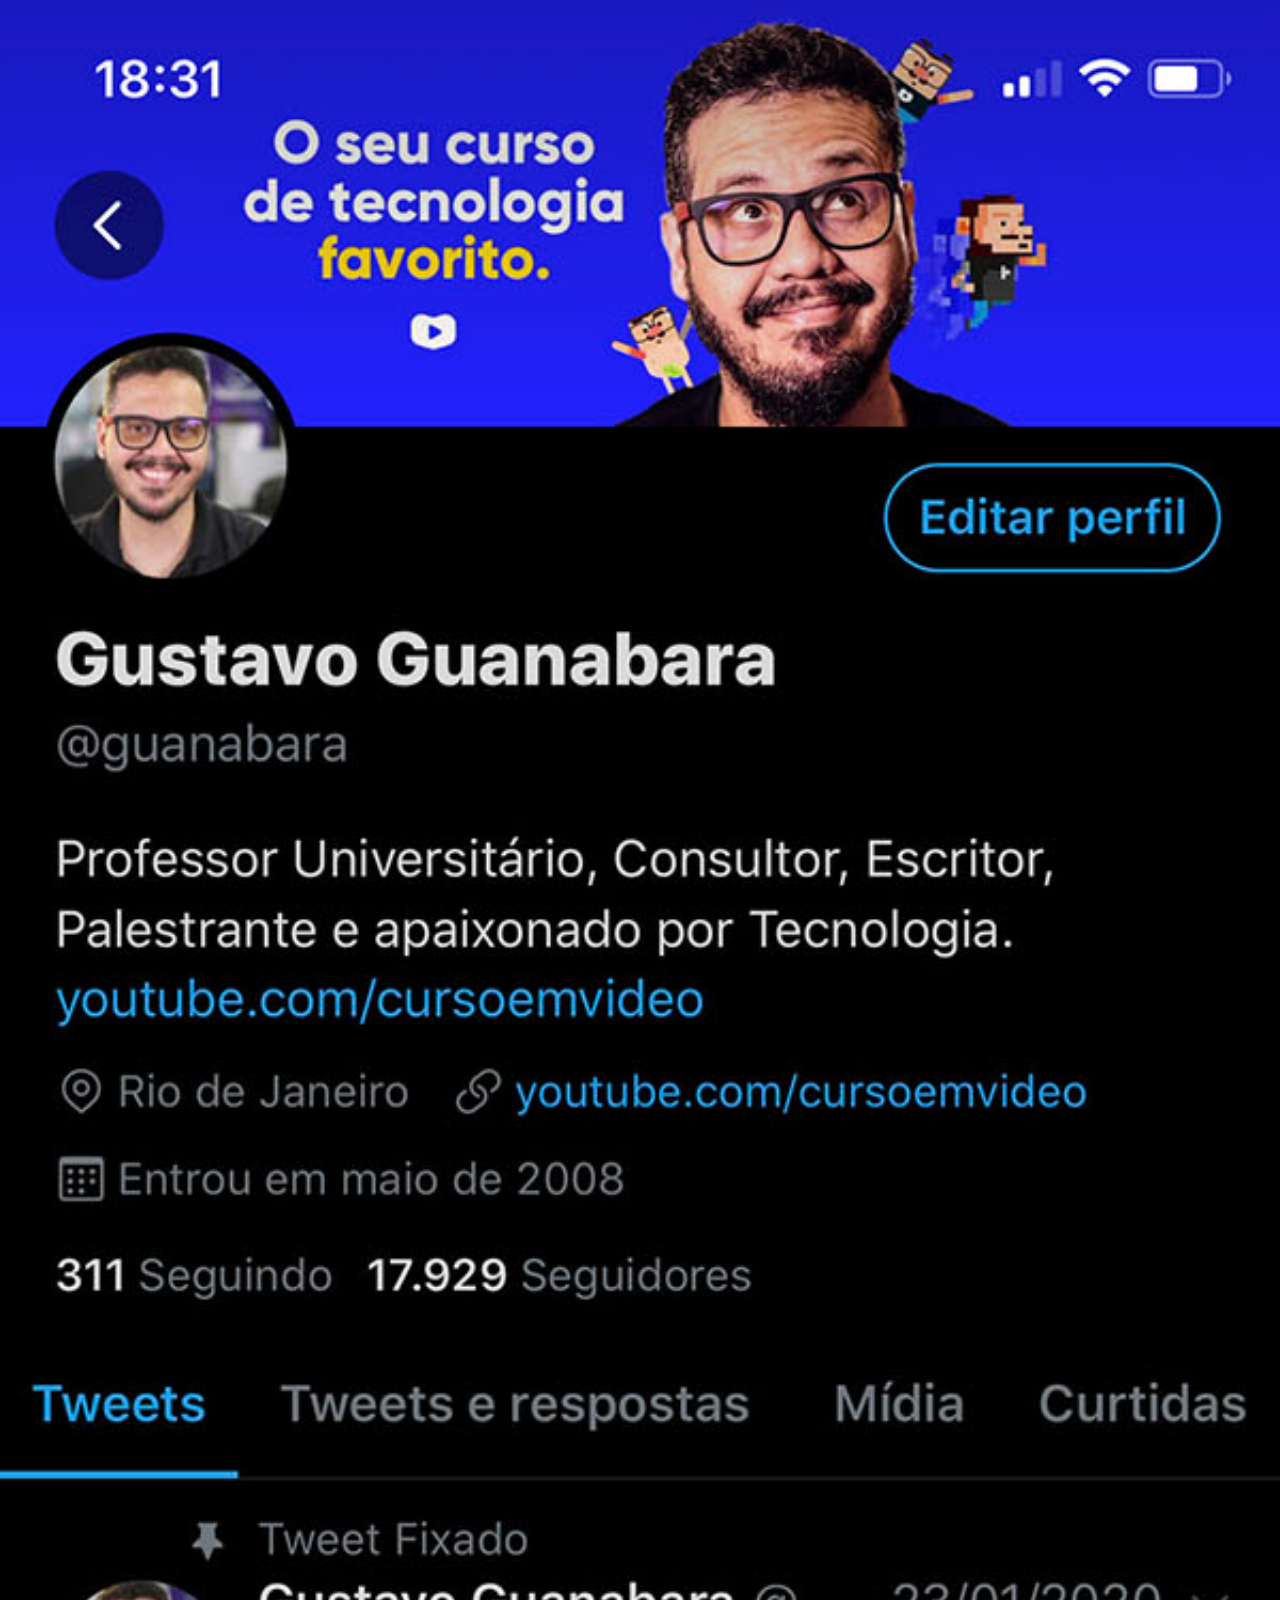
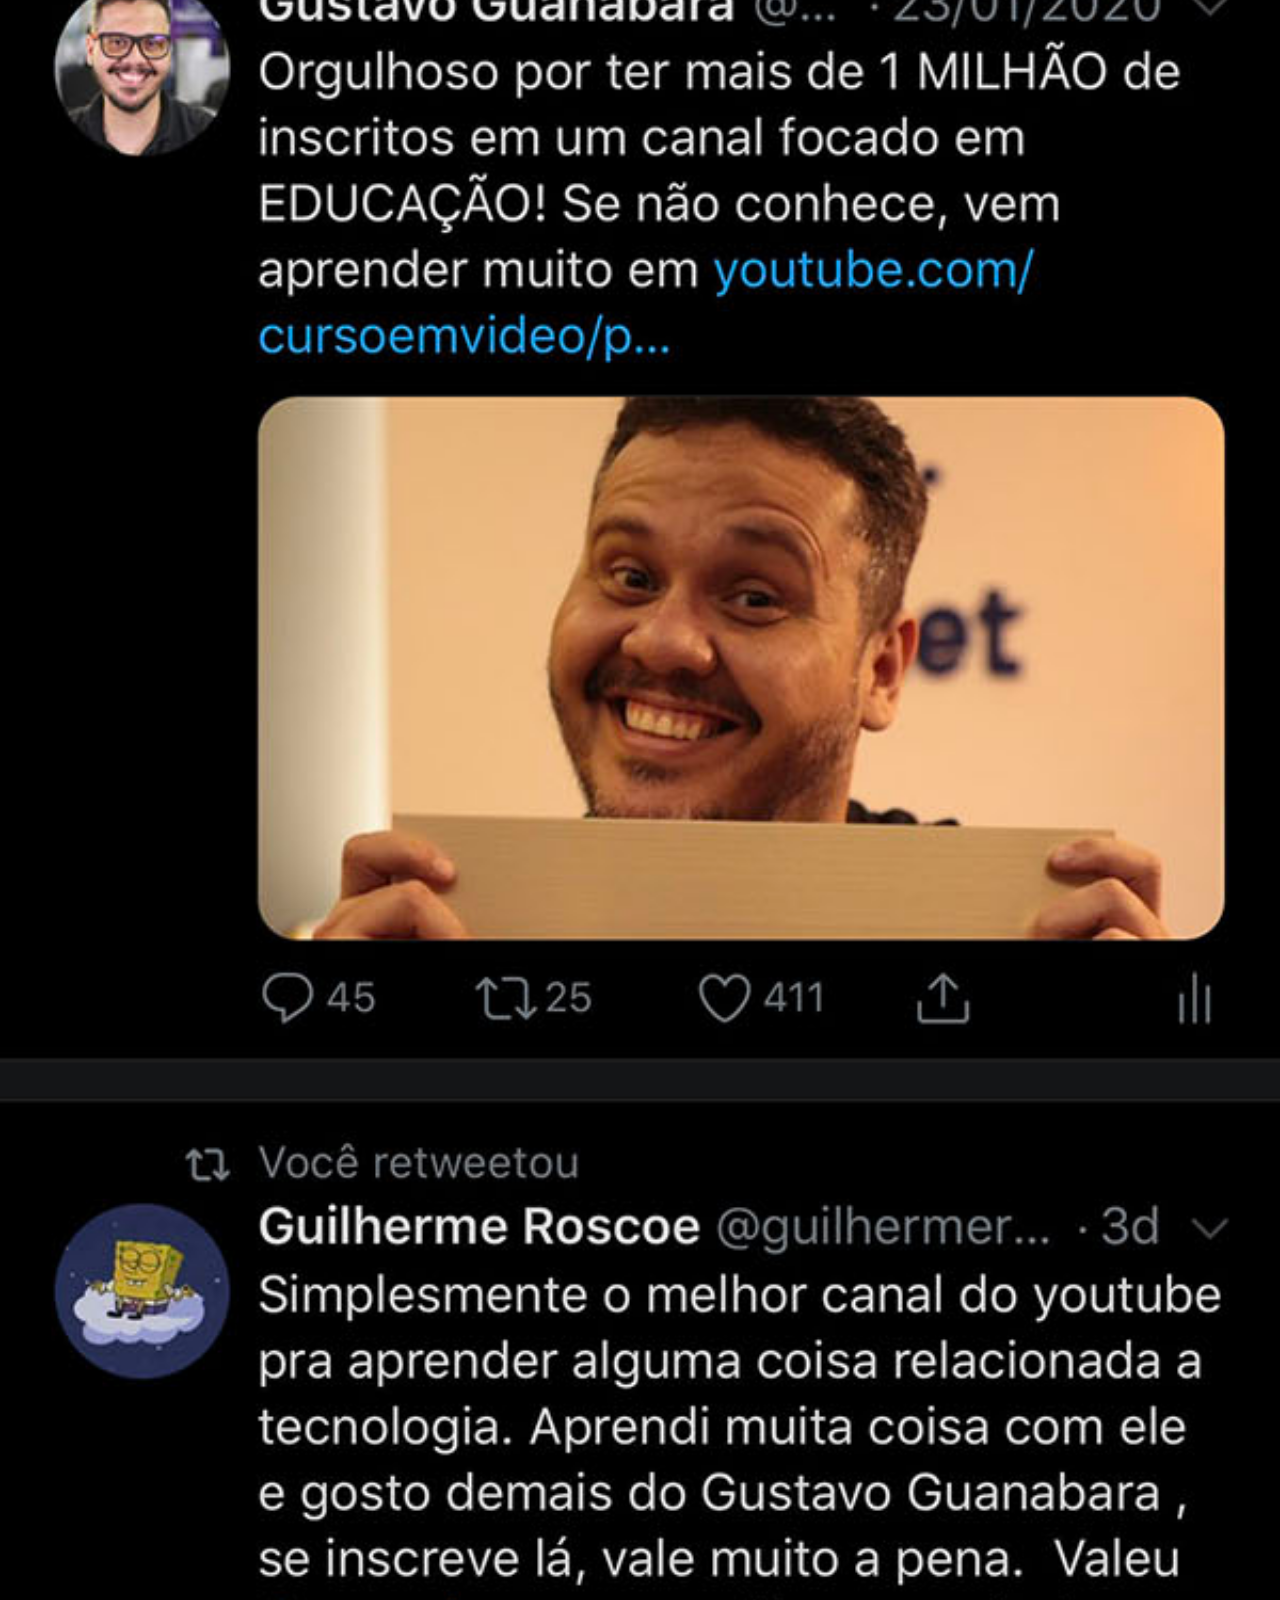
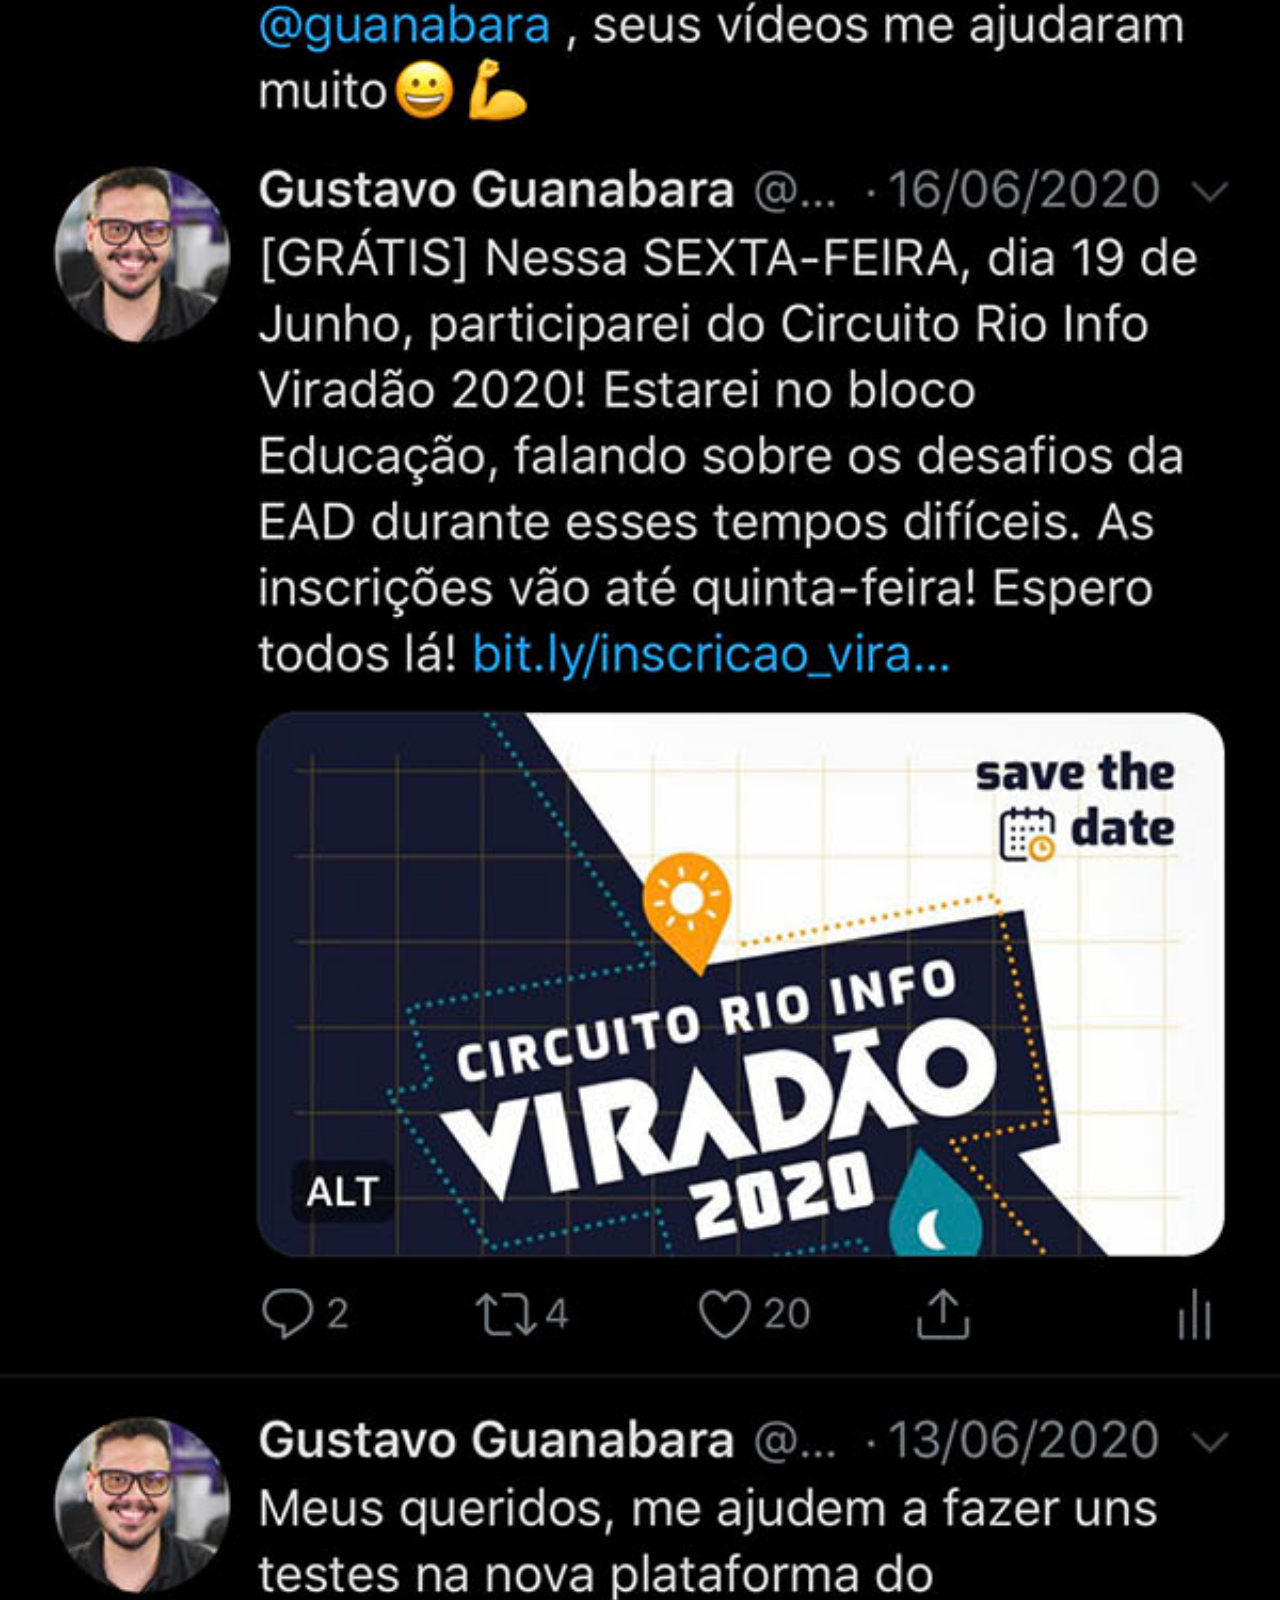
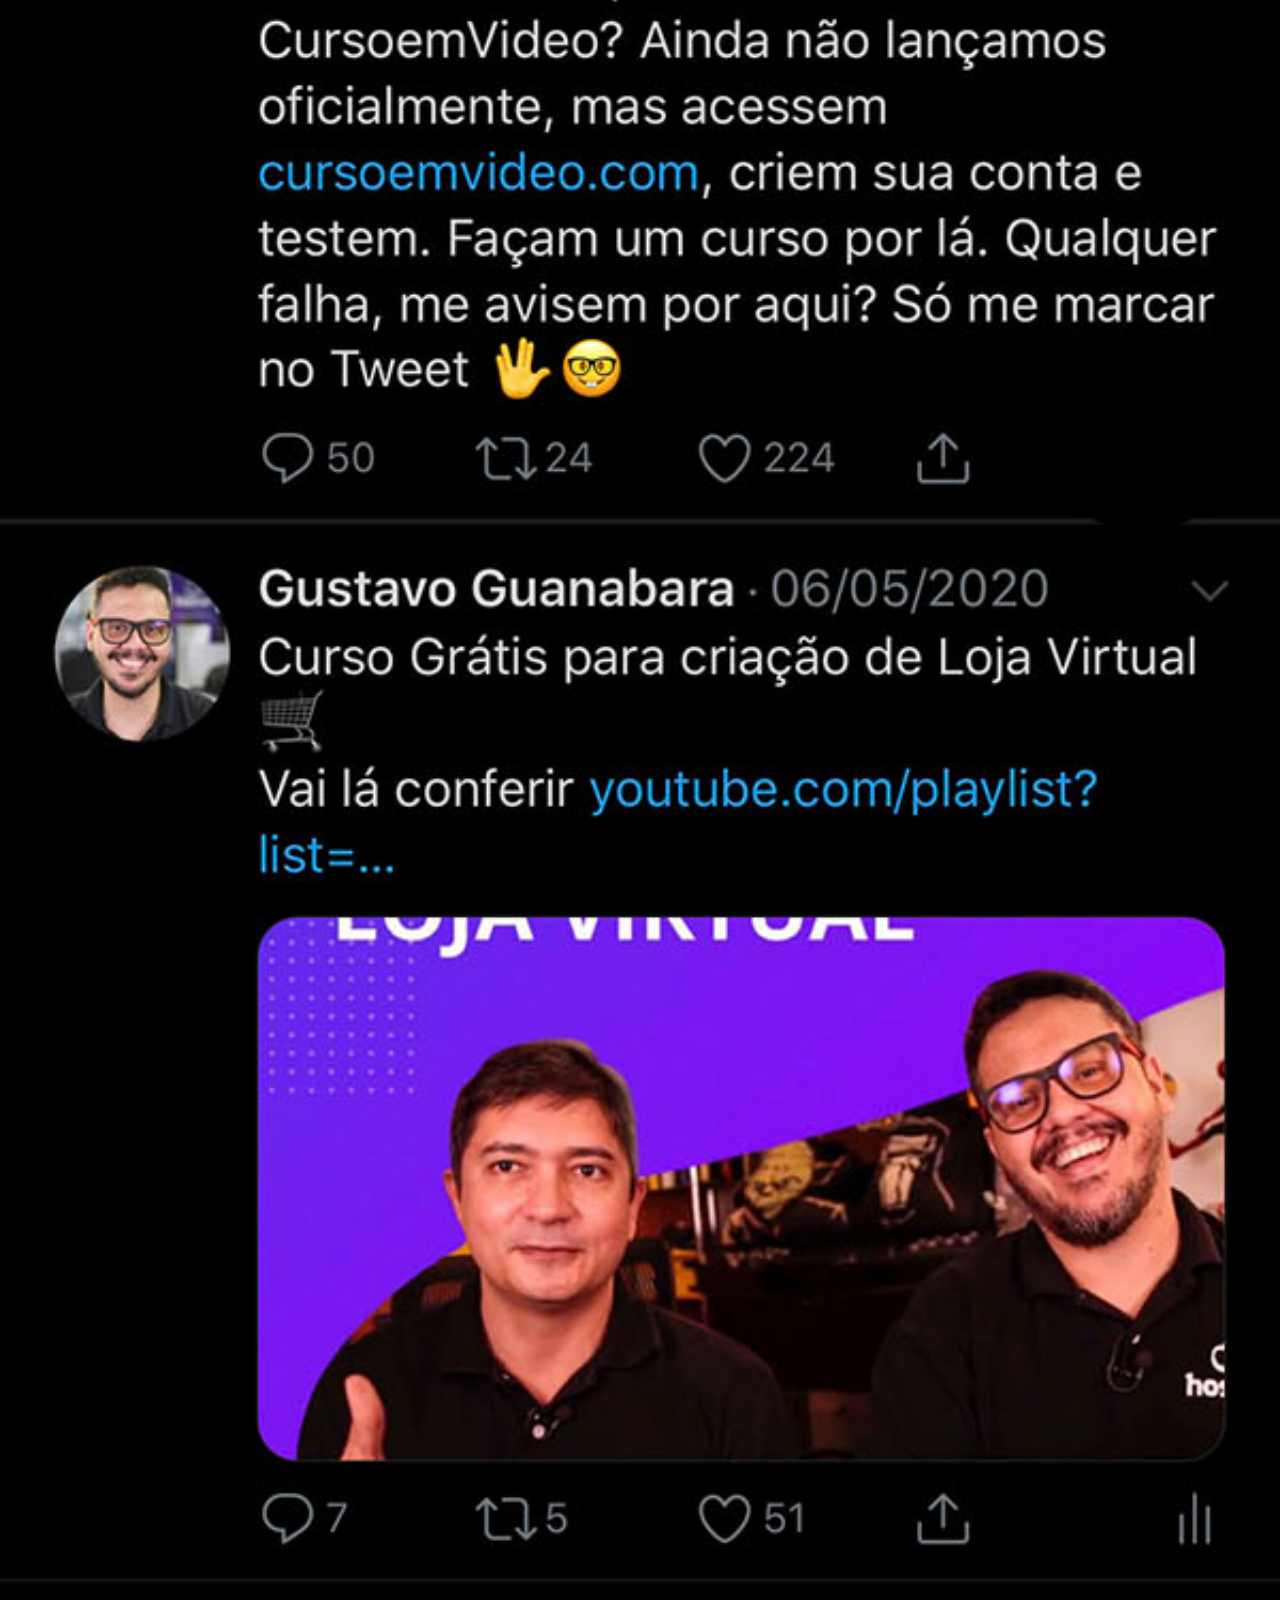
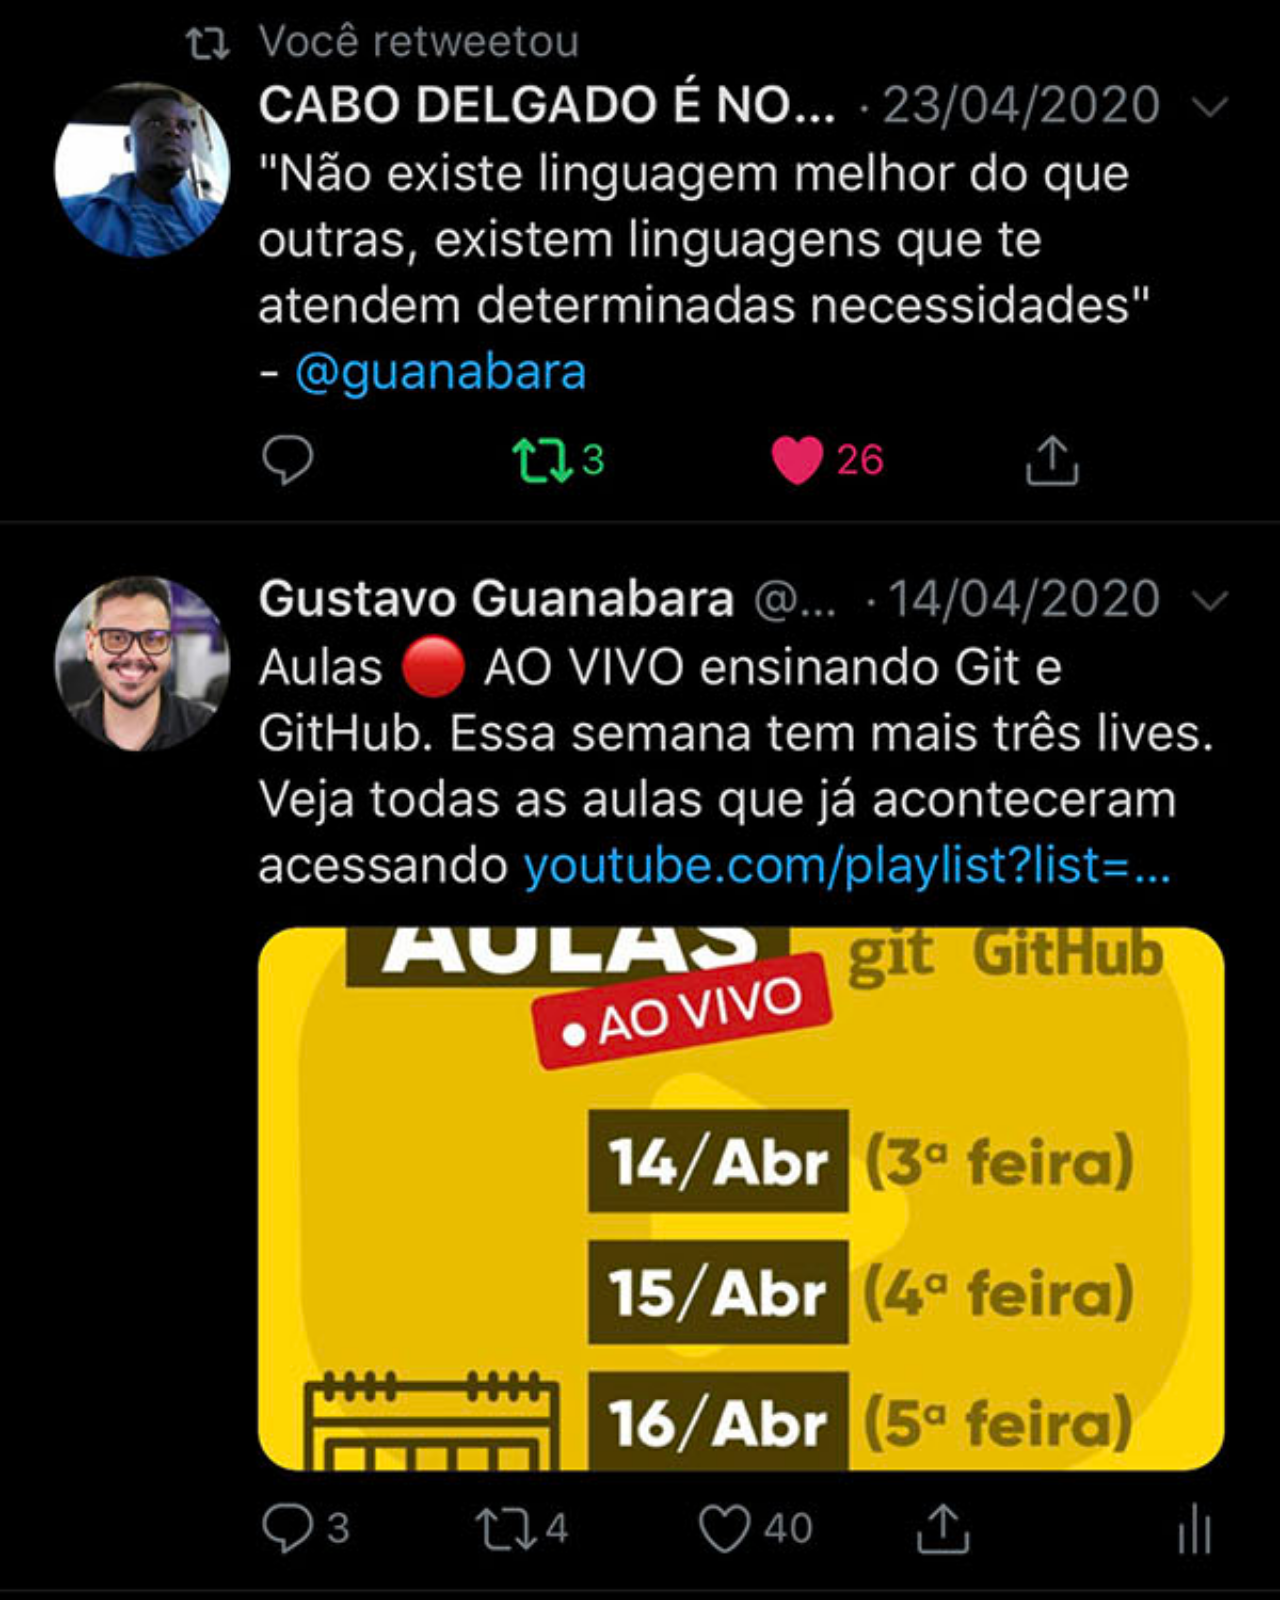
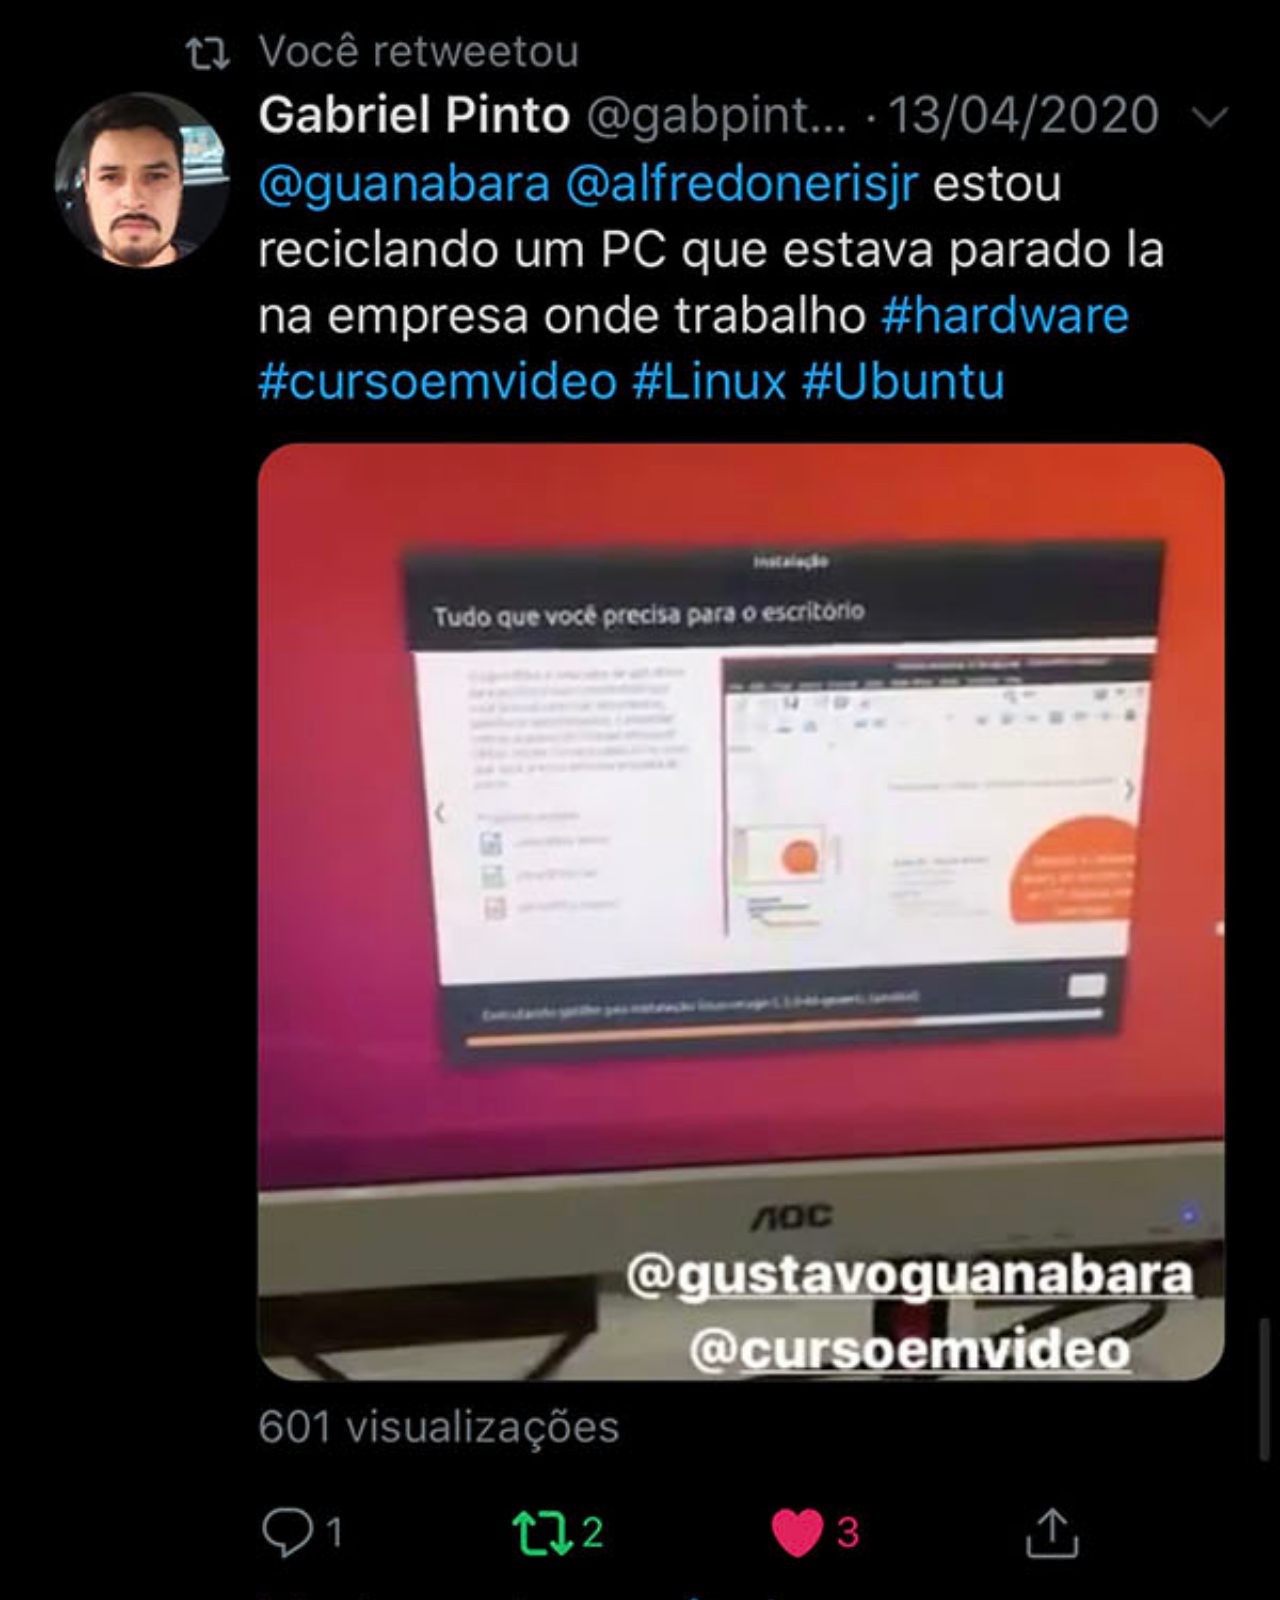
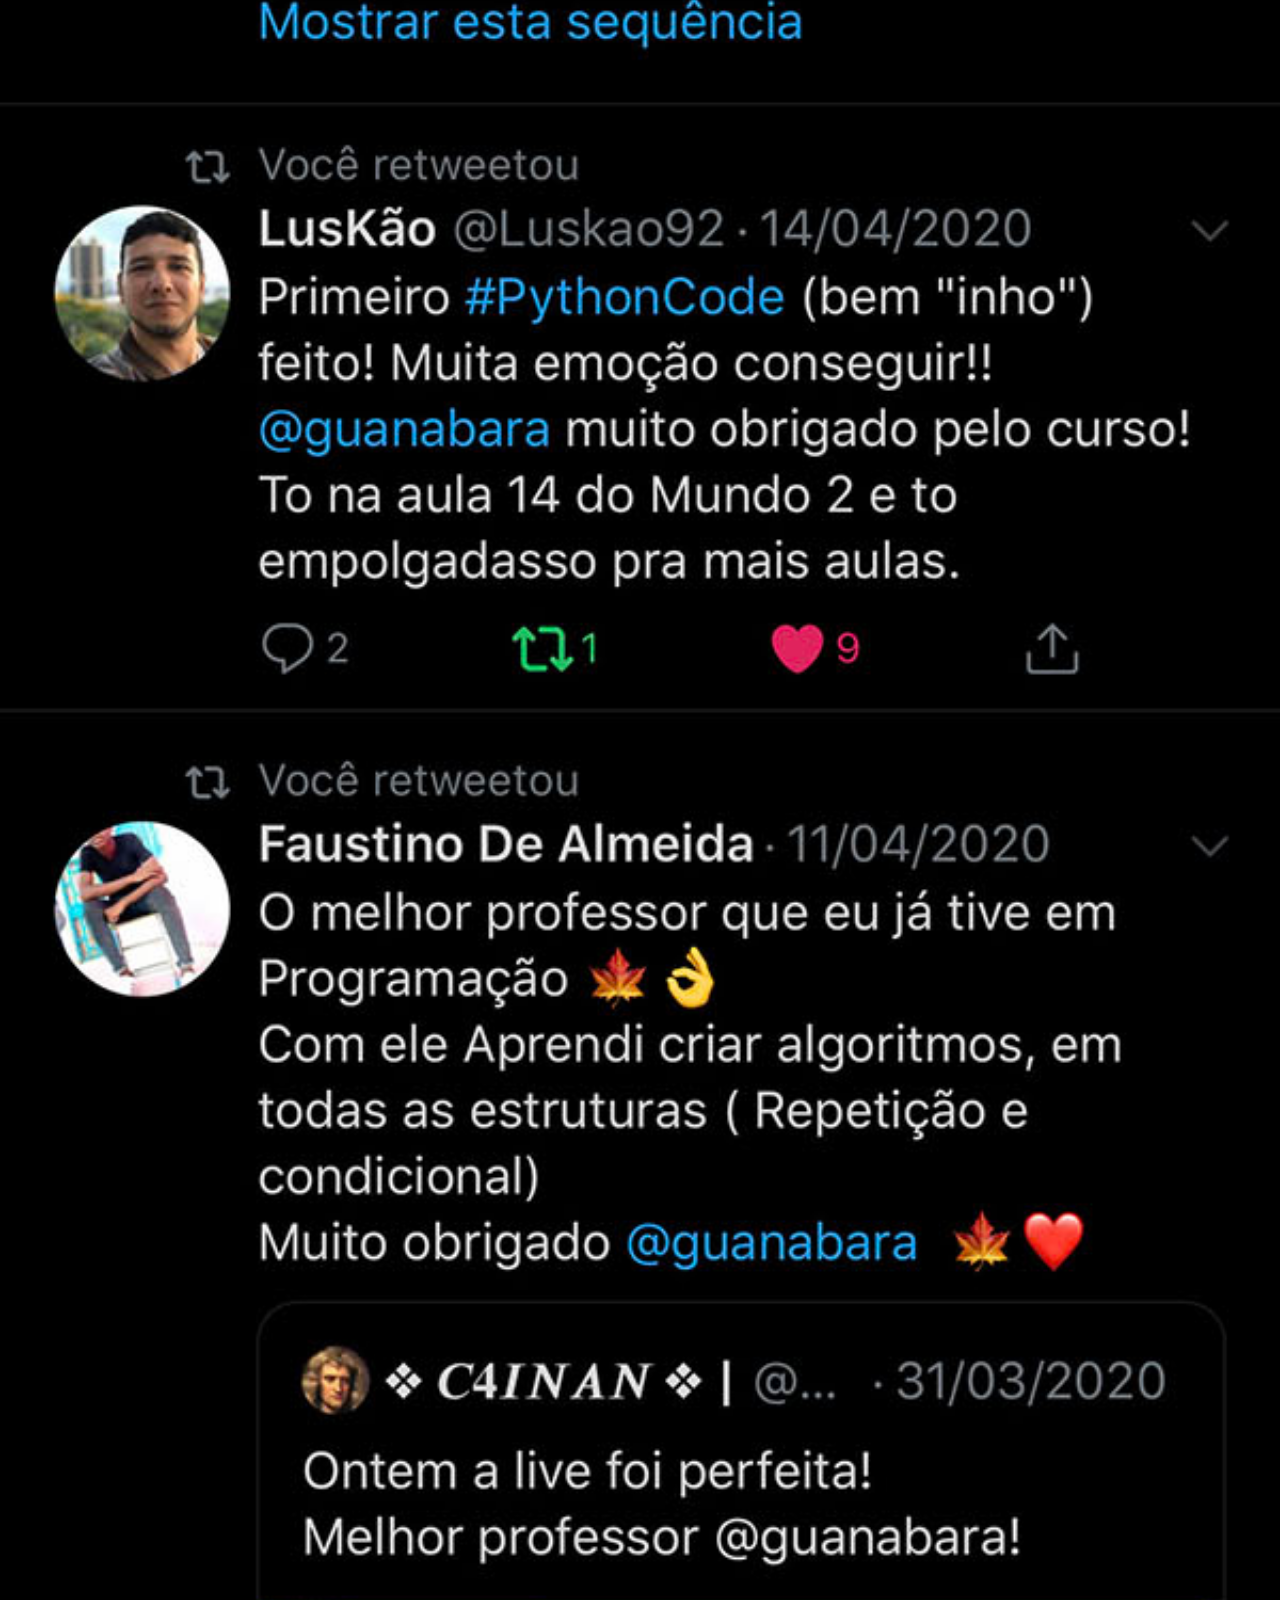
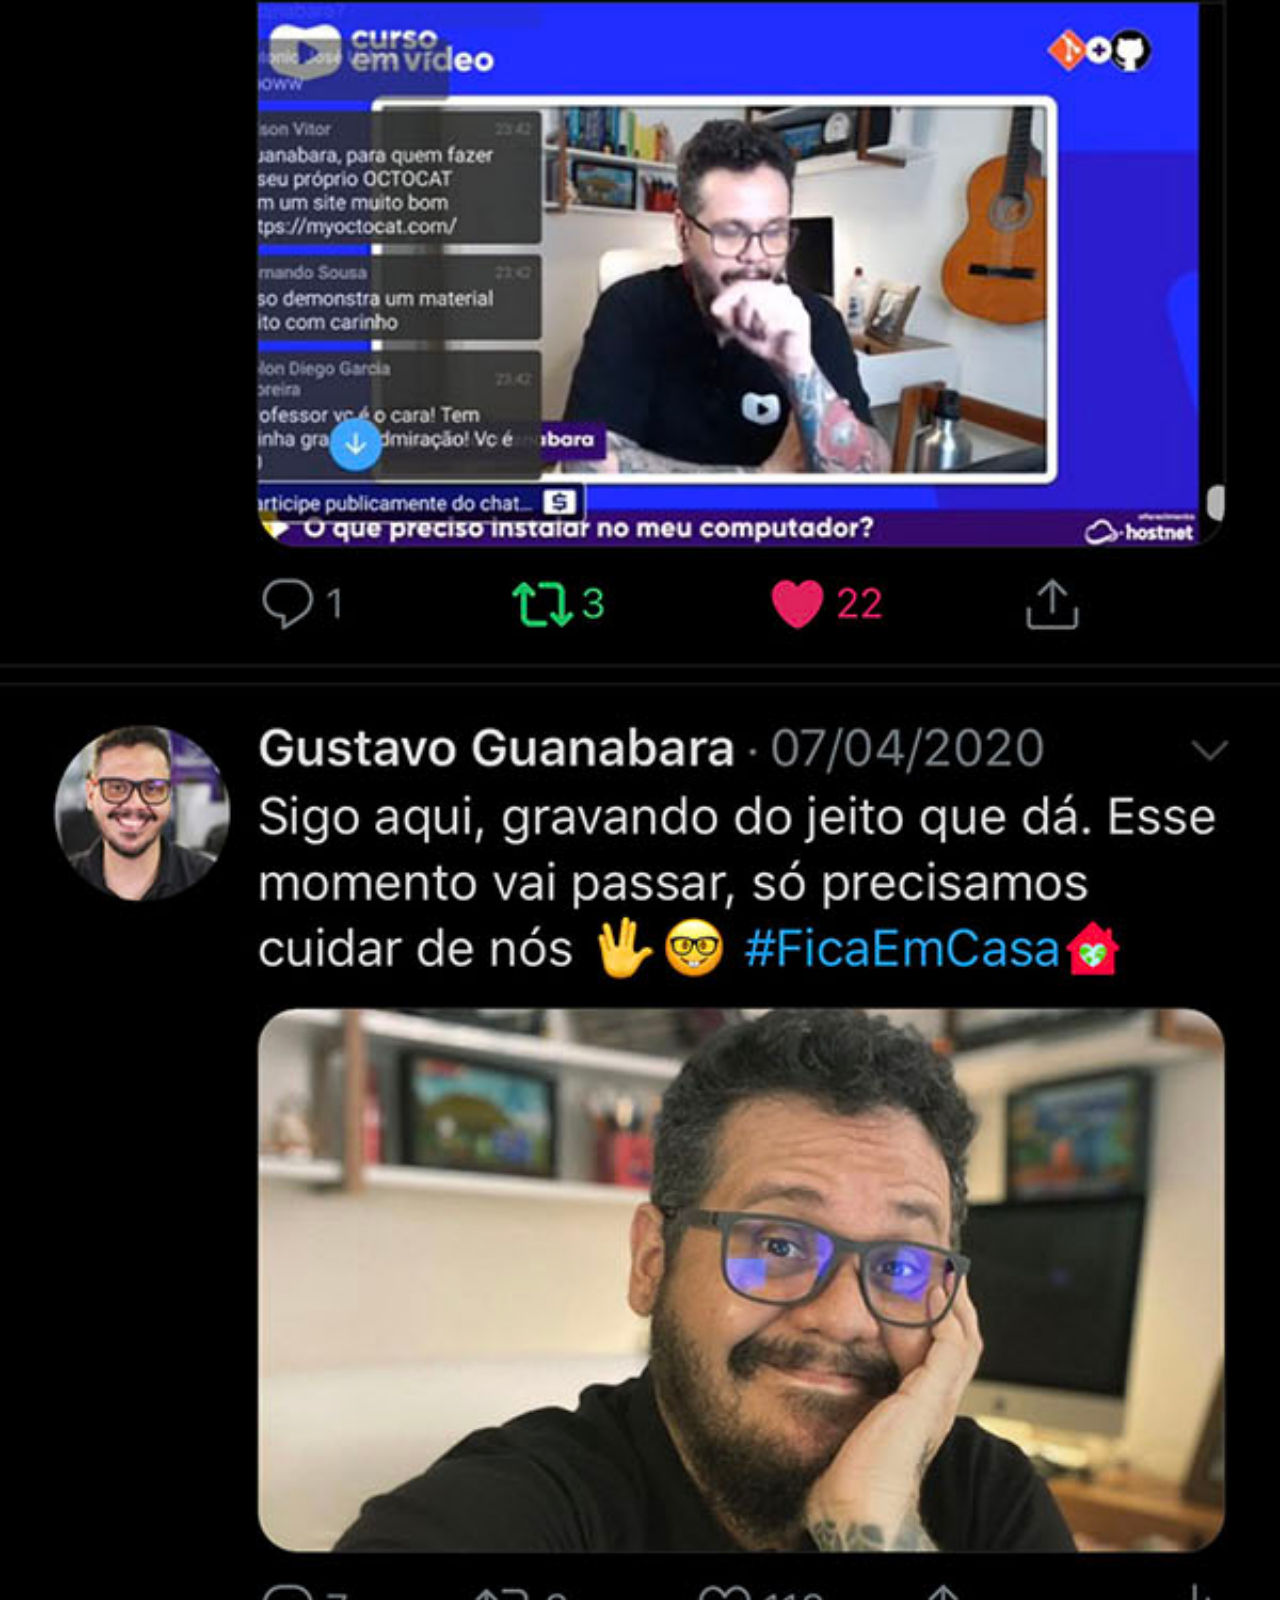
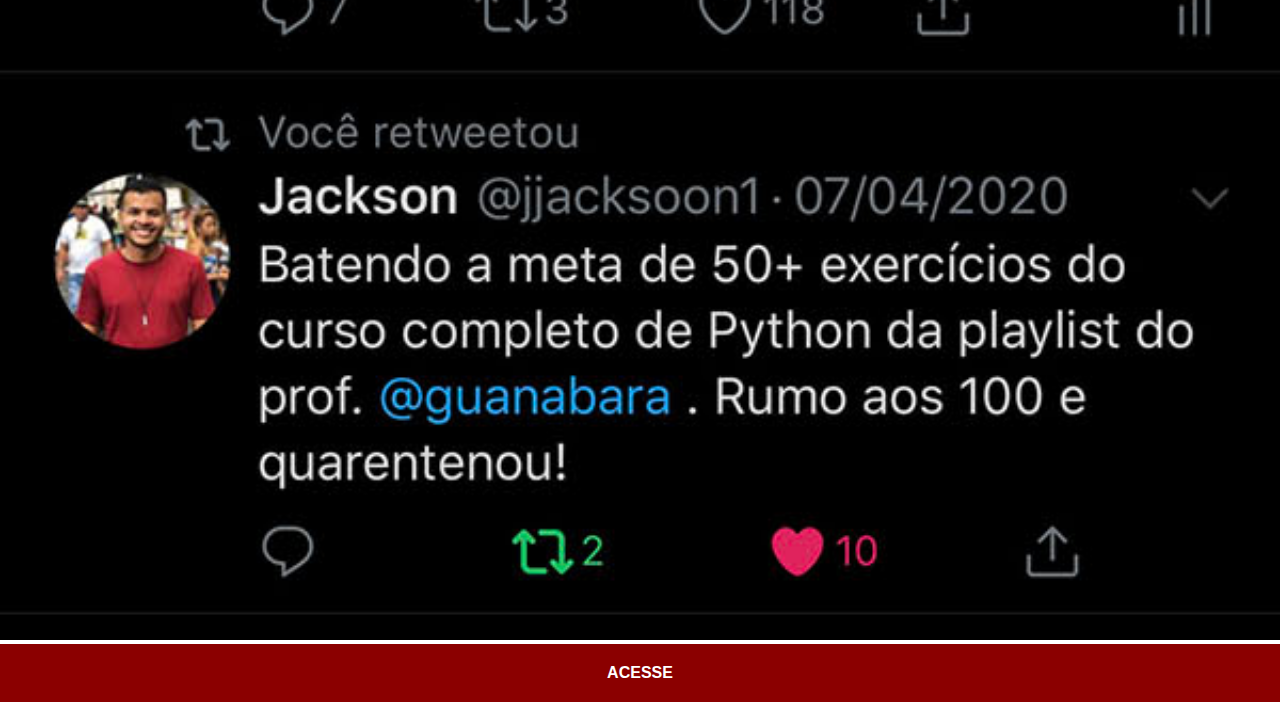
<file: twitter.html>
<!DOCTYPE html>
<html lang="pt-br">
<head>
    <meta charset="UTF-8">
    <meta name="viewport" content="width=device-width, initial-scale=1.0">
    <title>Twitter</title>
</head>
<style>
    *{
        margin: 0px;
        padding: 0px;
        font-family: Arial, Helvetica, sans-serif;
    }
    ::-webkit-scrollbar{
        height: 0px;
        width: 0px;
    }
    img{
        width: 100vw;
    }
    a{
        
        background-color: darkred;
        padding: 20px;
        text-align: center;
        font-weight: bolder;
        display: block;
        text-decoration: none;
        color: white;

    }

</style>
<body>
    <img src="imagens/tela-twitter.jpg" alt="insta">
    <a href="https://twitter.com/i/flow/login?input_flow_data=%7B%22requested_variant%22%3A%22eyJsYW5nIjoicHQifQ%3D%3D%22%7D"> ACESSE </a>
</body>
</html>
</file>
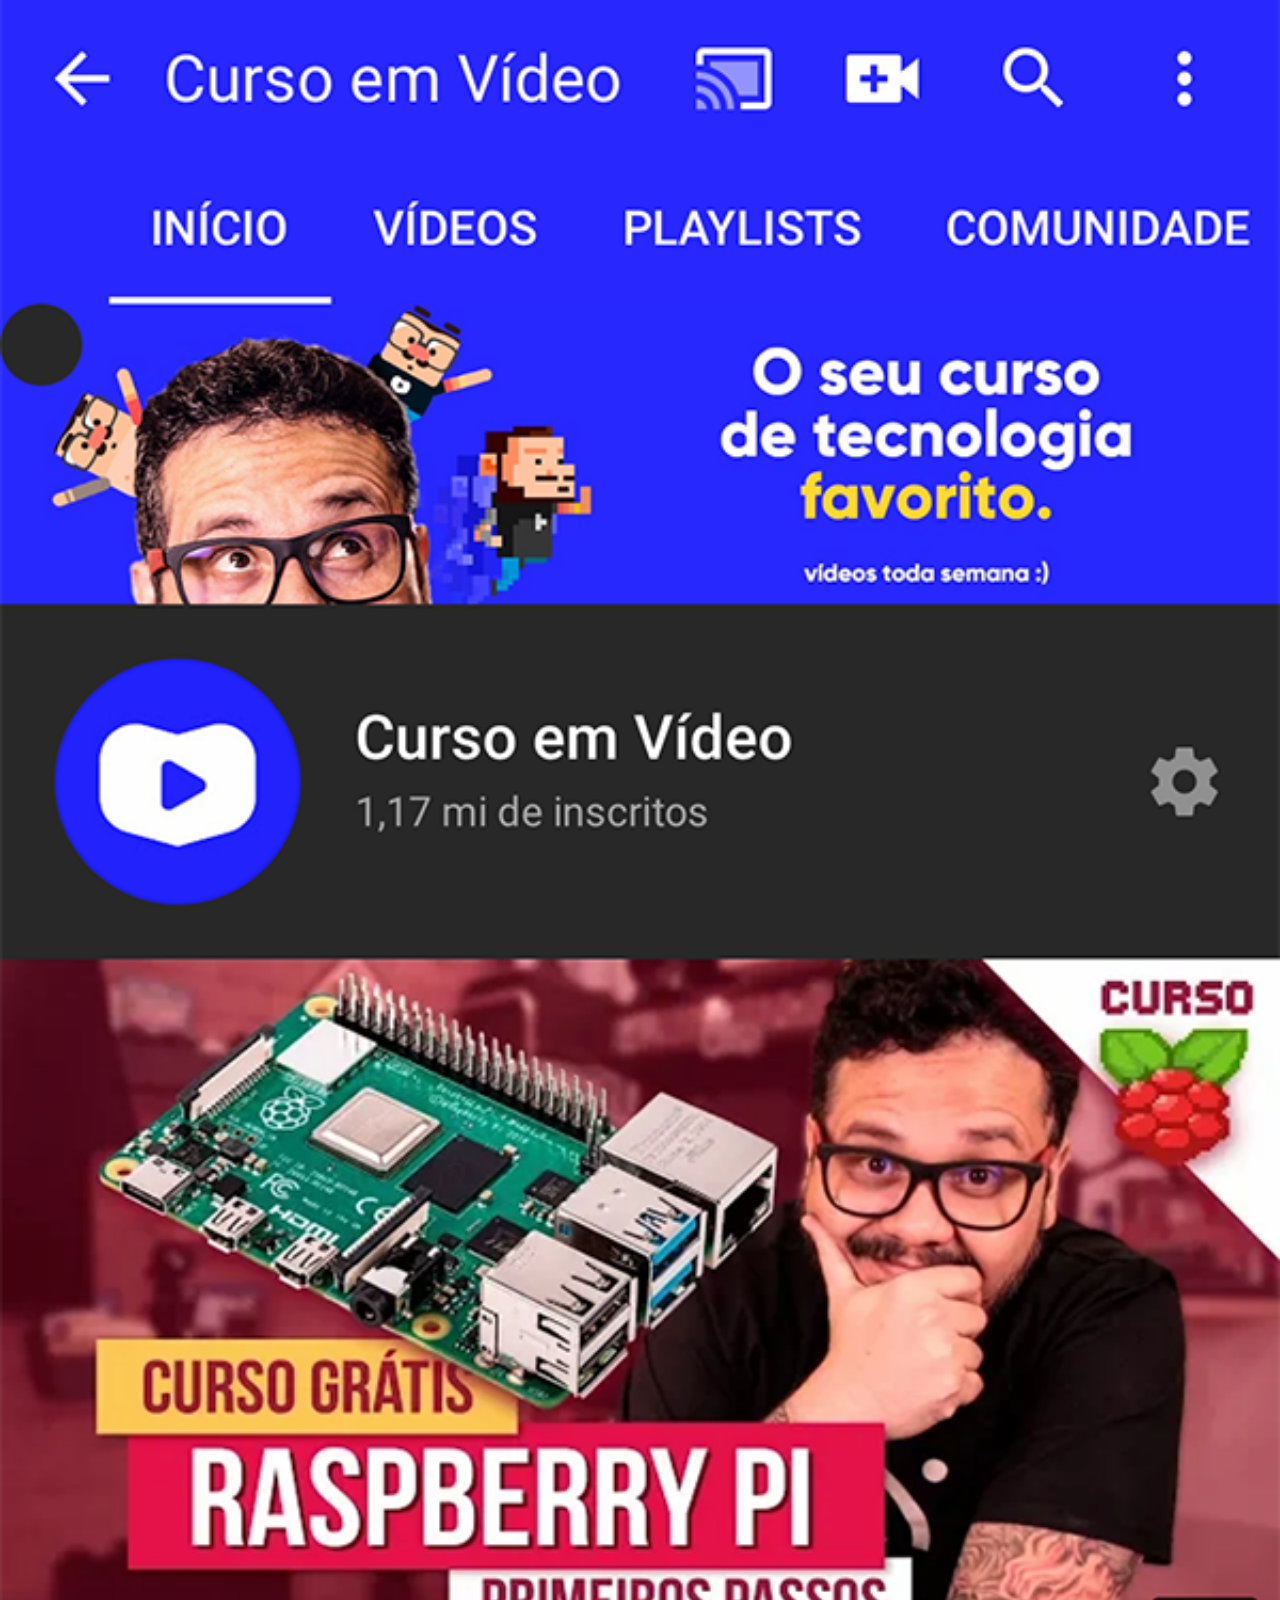
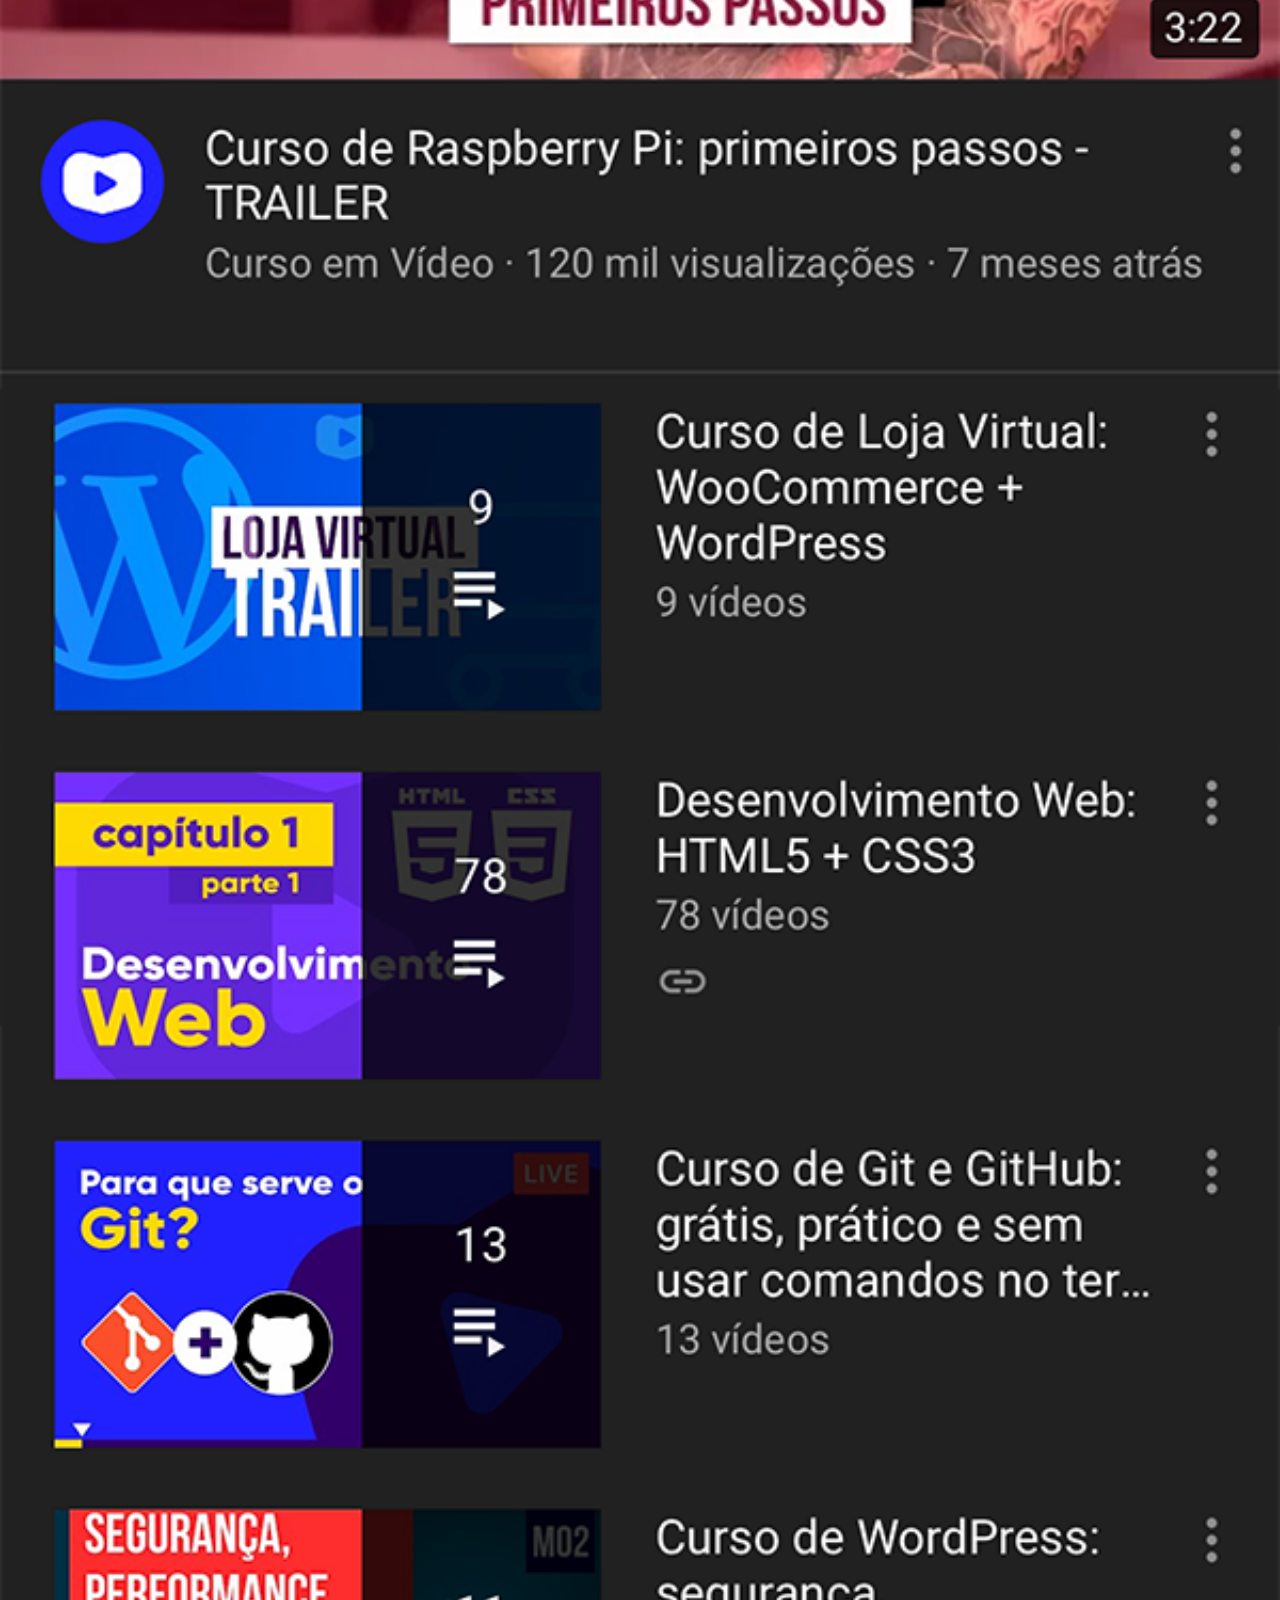
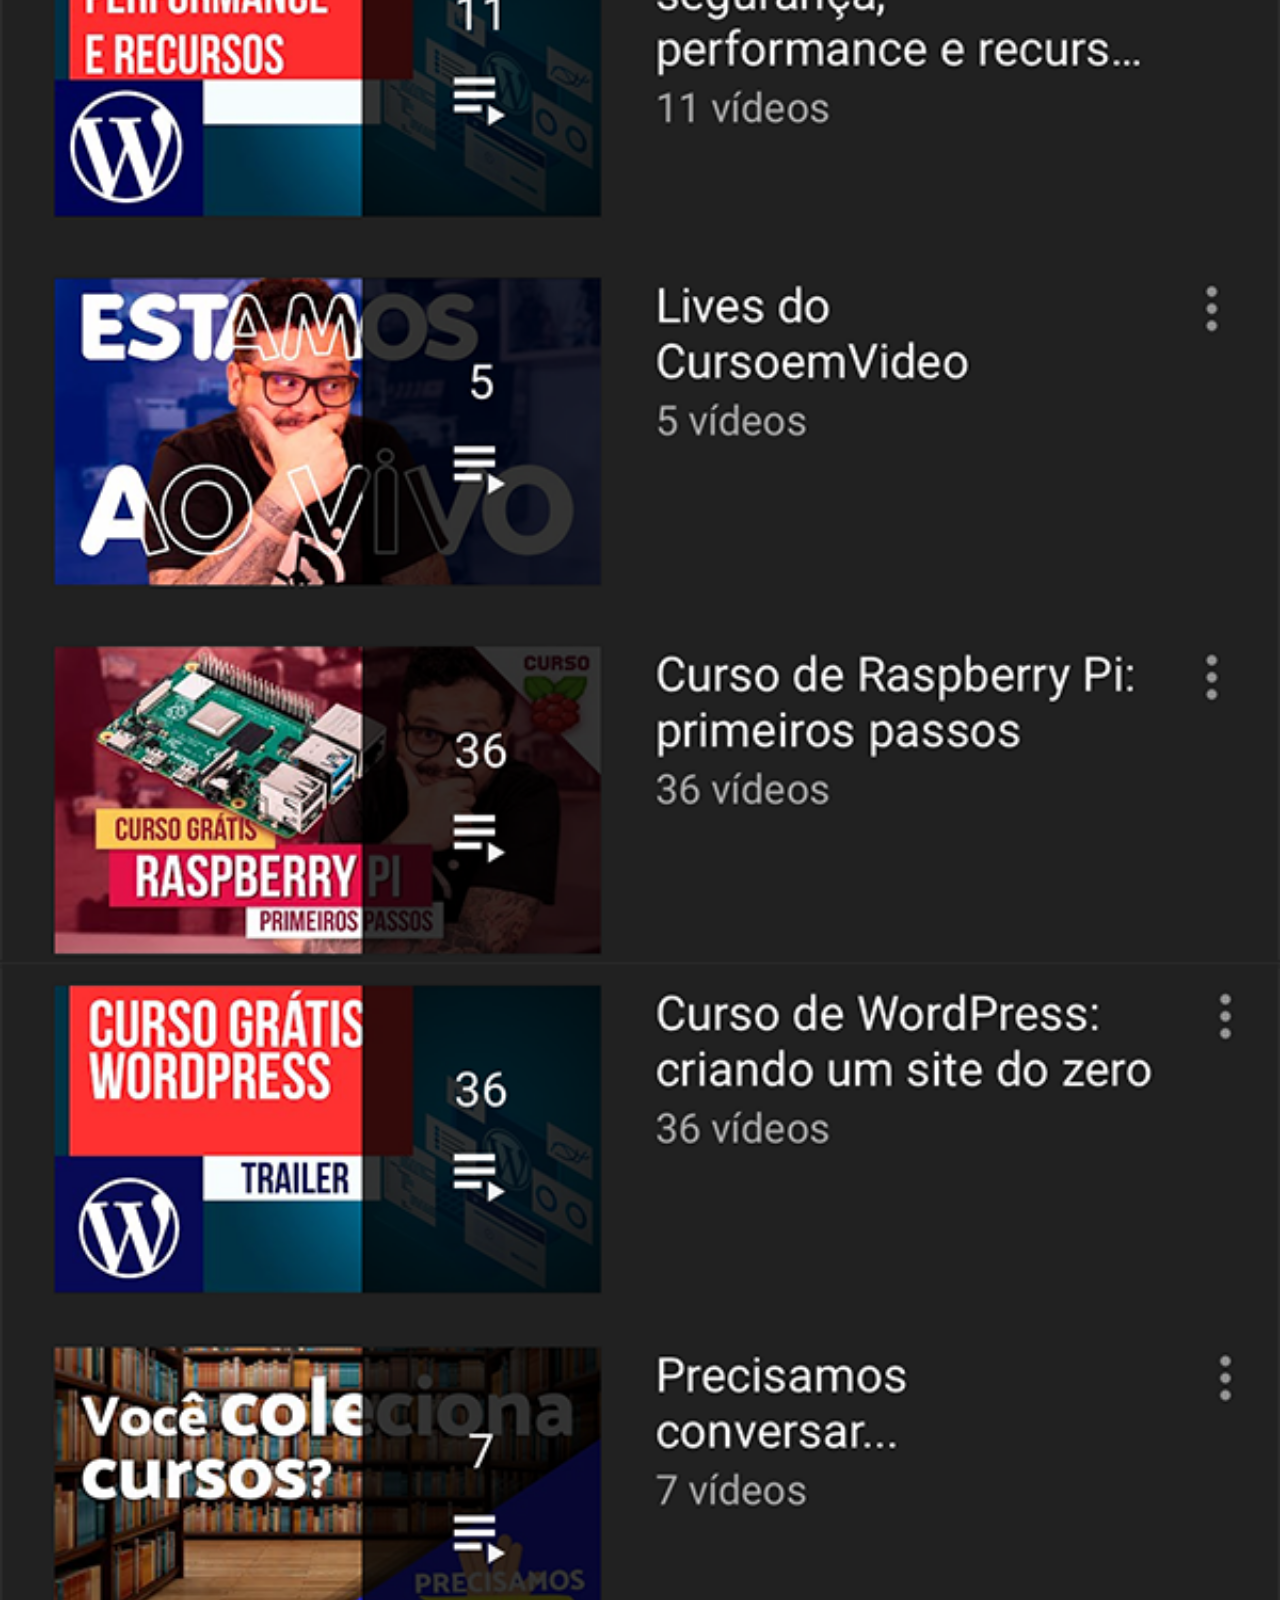
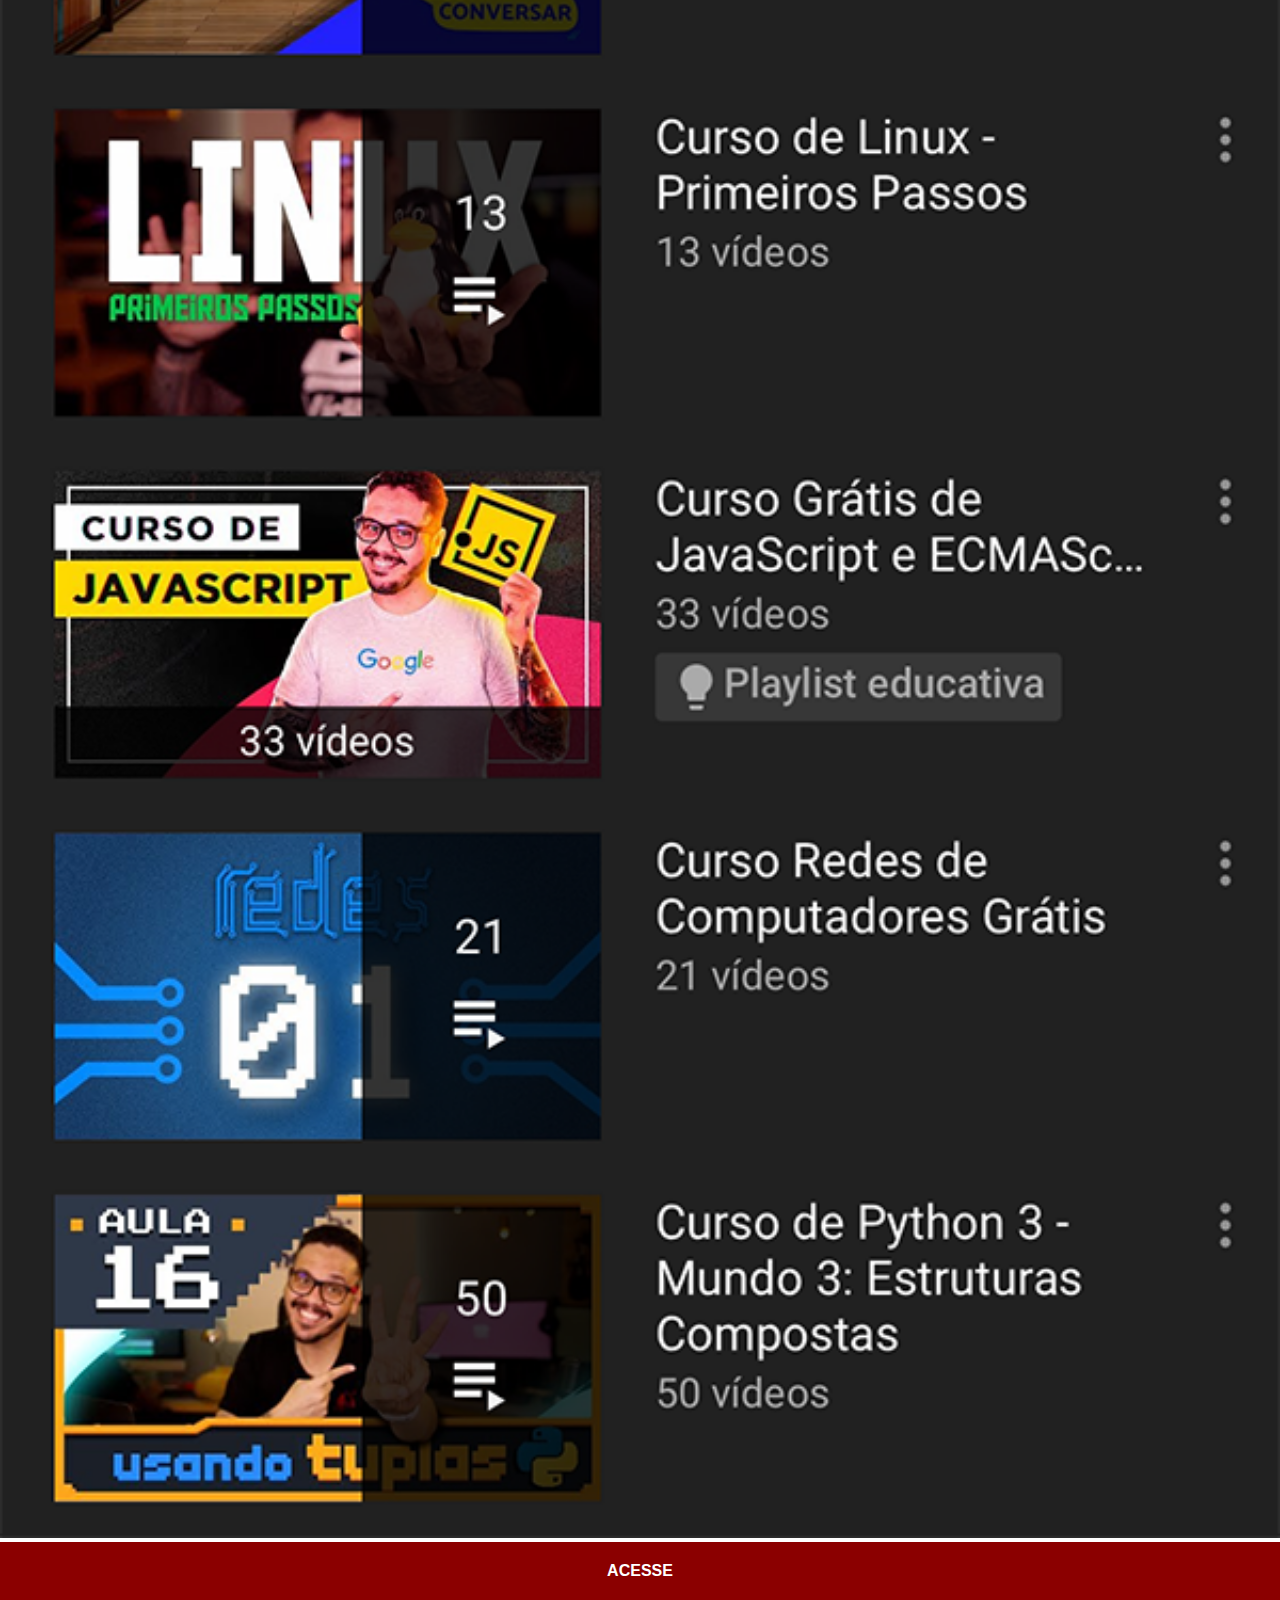
<file: youtube.html>
<!DOCTYPE html>
<html lang="pt-br">
<head>
    <meta charset="UTF-8">
    <meta name="viewport" content="width=device-width, initial-scale=1.0">
    <title>Youtube</title>
    <style>
        *{
            margin: 0px;
            padding: 0px;
            font-family: Arial, Helvetica, sans-serif;
        }
        ::-webkit-scrollbar{
            width: 0px;
            height: 0px;
        }
        img{
            width: 100vw;


        }
        a{
            display: block;
            background-color: darkred;
            padding: 20px;
            text-decoration: none;
            color: white;
            font-weight: bolder;
            text-align: center;
        }
    </style>
</head>
<body>
    <img src="imagens/tela-youtube.png" alt="youtube">
    <a href="https://www.youtube.com/@CursoemVideo/videos" target="_blank"> ACESSE</a>
</body>
</html>
</file>
<file: style.css>
@charset "UTF-8";

*{
    margin: 0px;
    padding: 0px;
}
html,body{
    height: 100vh;
    width: 100vw;
    background-color: black;
}
body{
    background: url('imagens/fundo-madeira.jpg') no-repeat top center;
    background-size: cover;
    background-attachment: fixed;
}
main{
    height: 100vh;
    position: relative;

}
section#telefone{
    position: absolute;
    transform: translate(-50%,-50%);
    height: 627px;
    width: 311px;
    top: 50%;
    left: 50%;
    background: url('imagens/frame-iphone.png') no-repeat;
    
}
iframe#tela{
    position: relative;
    top: 13%;
    left: 7%;
    height: 471px;
    width: 266px;
}
section#redes-sociais img{
    width: 50px;
    margin: 10px;
    border-radius: 50%;
    box-shadow: 2px 2px 5px rgba(0, 0, 0, 0.518);
}
section#redes-sociais{
    text-align: right;
}
section#redes-sociais img:hover{
    border: 2px solid white;
    box-sizing: border-box;
    transform: translate(-3px,-3px);
    box-shadow: 5px 5px 10px rgba(0, 0, 0, 0.518);
    transition: 0.5s;
}
</file>
